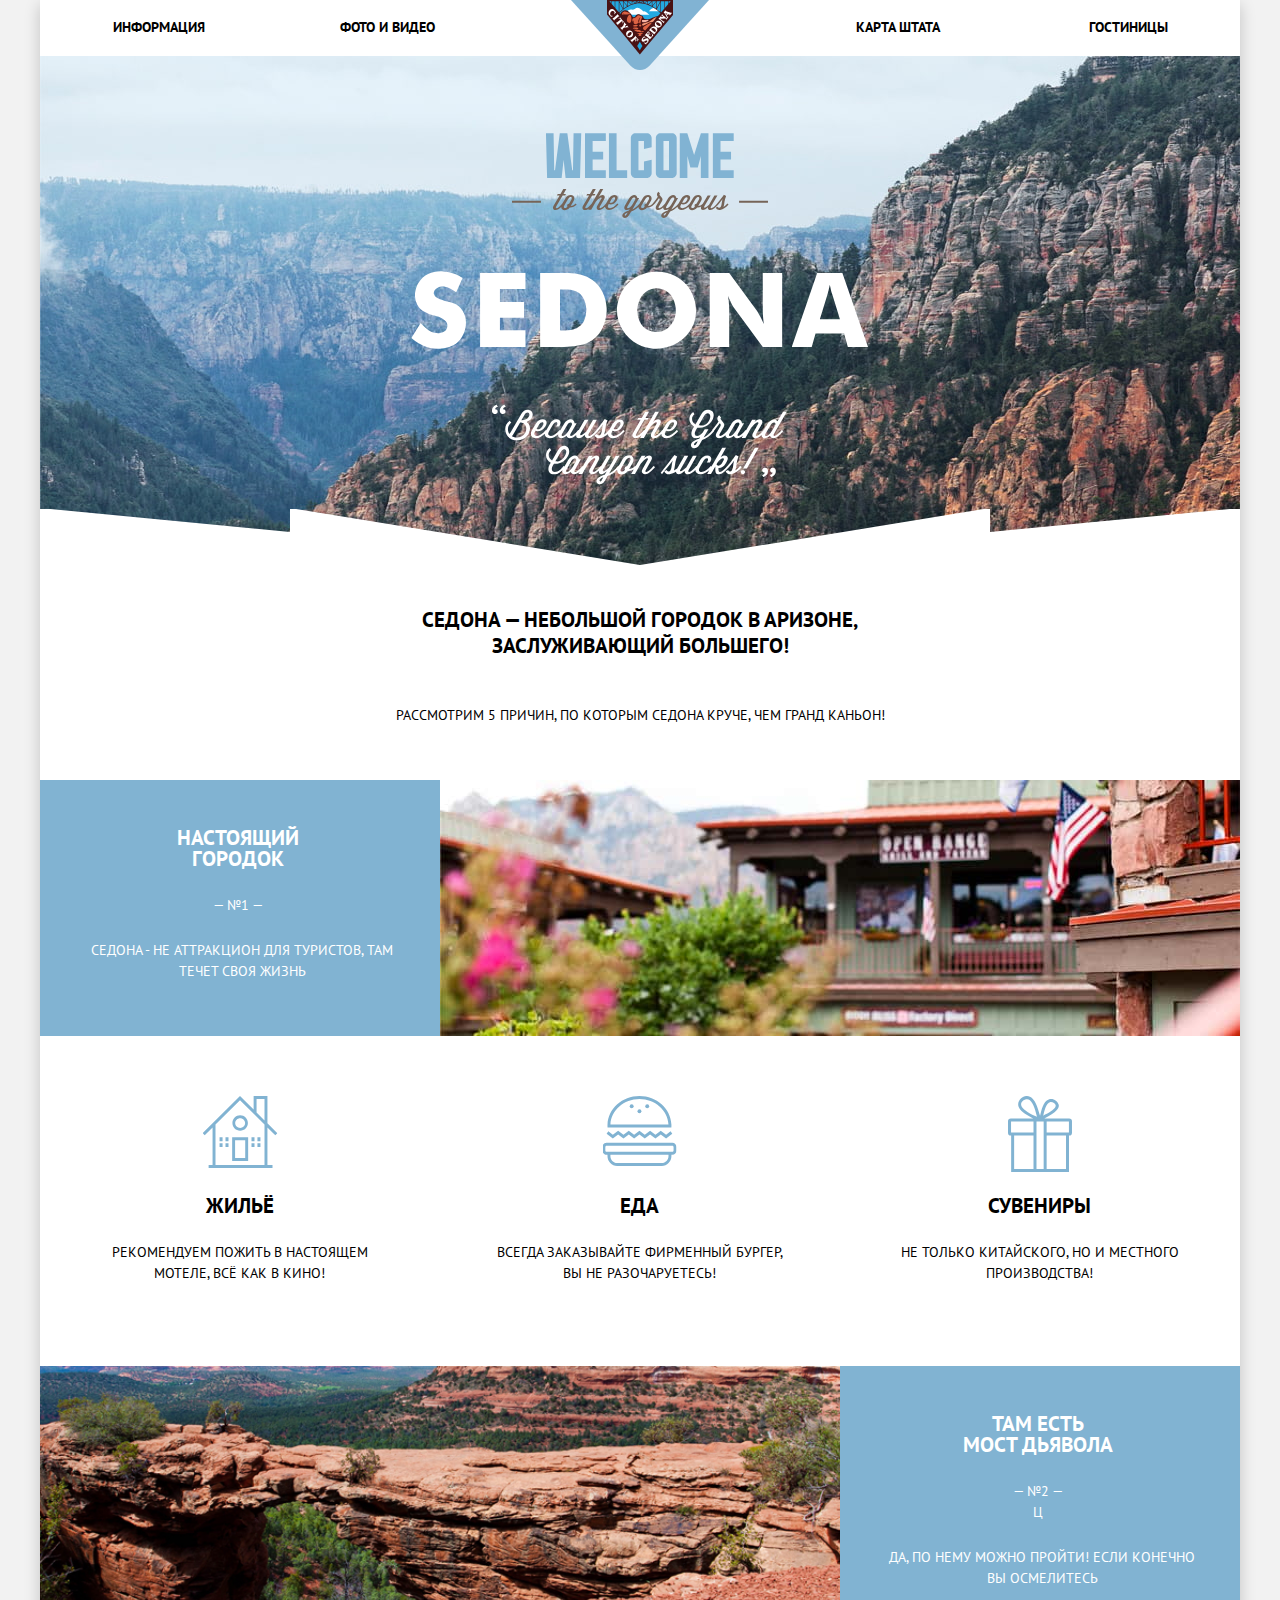
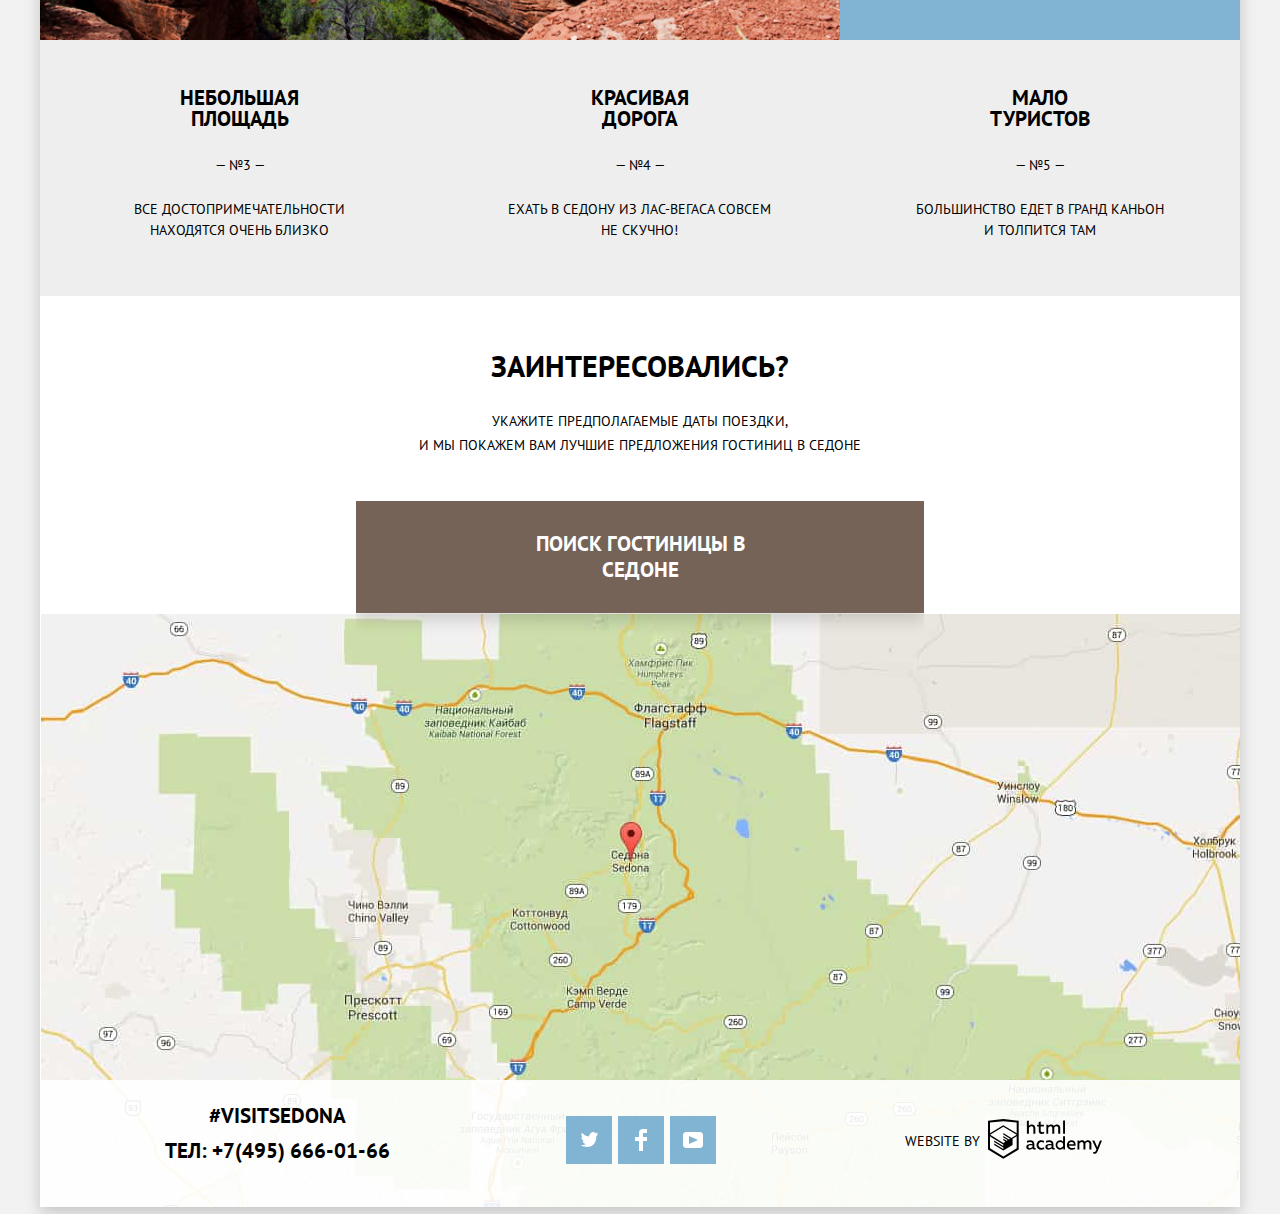
<file: index.html>
<!DOCTYPE html>
<html lang="ru">

<head>
  <meta charset="utf-8" />
  <title>HTML Academy: Седона</title>
  <link href="https://fonts.googleapis.com/css2?family=PT+Sans:wght@400;700&display=swap" rel="stylesheet" />
  <link rel="stylesheet" href="css/normalize.css" />
  <link rel="stylesheet" href="css/style.min.css" />
</head>

<body>
  <div class="container">
    <header class="header">
      <a class="header__logo">
        <img src="img/logo-sedona.svg" width="138" height="70" alt="Логотип «Седона»" />
      </a>
      <nav class="header__nav nav">
        <ul class="nav__list">
          <li class="nav__item">
            <a href="blank.html" class="nav__link">Информация</a>
          </li>
          <li class="nav__item">
            <a href="blank.html" class="nav__link">фото и видео</a>
          </li>
          <li class="nav__item">
            <a href="blank.html" class="nav__link">Карта штата</a>
          </li>
          <li class="nav__item">
            <a href="catalog.html" class="nav__link">Гостиницы</a>
          </li>
        </ul>
      </nav>
    </header>

    <main>
      <h1 class="visually-hidden">Сайт городка Седона</h1>
      <section class="header-intro">
        <h2 class="visually-hidden">Приветствие</h2>
        <img src="img/intro-welcome.svg" width="458" height="350" alt="Приветствие Седоны!" />
      </section>

      <section class="advantage">
        <h2 class="visually-hidden">Добро пожаловать в Седону!</h2>
        <p class="advantage__slogan">
          Седона — небольшой городок в Аризоне, заслуживающий большего!
        </p>
        <p class="advantage__desc">
          Рассмотрим 5 причин, по которым Седона круче, чем гранд каньон!
        </p>

        <div class="advantage-header">
          <div class="advantage-header__box">
            <h3 class="advantage-header__title">Настоящий городок</h3>
            <span class="advantage-header__number">&mdash; №1 &mdash;</span>
            <p class="advantage-header__text">
              Седона - не аттракцион для туристов, там течет своя жизнь
            </p>
          </div>
          <img class="advantage-header__image" src="img/advantage-sedona.jpg" width="800" height="256"
            alt="Городок Седона" />
        </div>

        <ul class="advantage__list">
          <li class="advantage__item advantage__item--house">
            <h3 class="advantage__title advantage__title--main">Жильё</h3>
            <p class="advantage__text">
              Рекомендуем пожить в настоящем мотеле, всё как в кино!
            </p>
          </li>

          <li class="advantage__item advantage__item--burger">
            <h3 class="advantage__title advantage__title--main">Еда</h3>
            <p class="advantage__text">
              Всегда заказывайте фирменный бургер, вы не разочаруетесь!
            </p>
          </li>

          <li class="advantage__item advantage__item--box">
            <h3 class="advantage__title advantage__title--main">Сувениры</h3>
            <p class="advantage__text">
              Не только китайского, но и местного производства!
            </p>
          </li>
        </ul>

        <div class="advantage-header">
          <img class="advantage-header__image" src="img/advantage-diavel.jpg" width="800" height="256"
            alt="Мост дьявола" />
          <div class="advantage-header__box">
            <h3 class="advantage-header__title">
              Там есть мост&nbsp;дьявола
            </h3>
            <span class="advantage-header__number">&mdash; №2 &mdash;</span>ц
            <p class="advantage-header__text">
              Да, по нему можно пройти! Если конечно вы осмелитесь
            </p>
          </div>
        </div>

        <ul class="advantage__list advantage__list--gray">
          <li class="advantage__item advantage__item--list-gray">
            <h3 class="advantage__title">Небольшая площадь</h3>
            <span class="advantage__number">&mdash; №3 &mdash;</span>
            <p class="advantage__text">
              Все достопримечательности находятся очень близко
            </p>
          </li>

          <li class="advantage__item advantage__item--list-gray">
            <h3 class="advantage__title">Красивая дорога</h3>
            <span class="advantage__number">&mdash; №4 &mdash;</span>
            <p class="advantage__text">
              Ехать в Седону из Лас-Вегаса совсем не&nbsp;скучно!
            </p>
          </li>

          <li class="advantage__item advantage__item--list-gray">
            <h3 class="advantage__title">Мало туристов</h3>
            <span class="advantage__number">&mdash; №5 &mdash;</span>
            <p class="advantage__text">
              Большинство едет в Гранд Каньон и&nbsp;толпится там
            </p>
          </li>
        </ul>
      </section>

      <section class="search">
        <h2 class="search__title">Заинтересовались?</h2>
        <p class="search__text">
          Укажите предполагаемые даты поездки,<br />
          и мы покажем вам лучшие предложения гостиниц в седоне
        </p>

        <div class="search__form-container">
          <button class="search__button" type="button">
            Поиск гостиницы в седоне
          </button>
          <section class="search-form search-form--active">
            <h2 class="visually-hidden">Поиск гостиниц в седоне</h2>
            <form action="https://echo.htmlacademy.ru" method="post">
              <div class="search-form__box">
                <label class="search-form__date" for="appointment-date-of-arrival">Дата заезда:</label>
                <input id="appointment-date-of-arrival" type="text" name="date of arrival"
                  placeholder="24 апреля 2017" />
                <button type="button" aria-label="выбор даты заезда в календаре"></button>
              </div>

              <div class="search-form__box">
                <label class="search-form__date" for="appointment-date-of-departure">Дата выезда:</label>
                <input id="appointment-date-of-departure" type="text" name="date of departure"
                  placeholder="4 июля 2017" />
                <button type="button" aria-label="выбор даты выезда в календаре"></button>
              </div>

              <div class="search-form__container">
                <div class="search-form__adult">
                  <label for="adult">Взрослые:</label>
                  <div class="search-form__adult-box">
                    <button class="search-form__adult-box-btn" type="button" aria-label="Уменьшить количество взрослых">
                      <svg width="12" height="3" viewBox="0 0 12 3" xmlns="http://www.w3.org/2000/svg">
                        <rect width="12" height="3" />
                      </svg>
                    </button>
                    <input id="adult" type="text" name="adult" placeholder="2" />
                    <button class="search-form__adult-box-btn" type="button" aria-label="Увеличить количество взрослых">
                      <svg width="11" height="11" viewBox="0 0 11 11" xmlns="http://www.w3.org/2000/svg">
                        <path fill-rule="evenodd" clip-rule="evenodd"
                          d="M4.23086 6.76932V11H6.76932V6.76932H11V4.23086H6.76932V0H4.23085V4.23086H0V6.76932H4.23086Z" />
                      </svg>
                    </button>
                  </div>
                </div>

                <div class="search-form__children">
                  <label for="children">Дети:</label>
                  <div class="search-form__children-box">
                    <button class="search-form__children-box-btn" type="button" aria-label="Уменьшить количество детей">
                      <svg width="12" height="3" viewBox="0 0 12 3" xmlns="http://www.w3.org/2000/svg">
                        <rect width="12" height="3" />
                      </svg>
                    </button>
                    <input id="children" type="text" name="children" placeholder="0" />
                    <button class="search-form__children-box-btn" type="button" aria-label="Увеличить количество детей">
                      <svg width="11" height="11" viewBox="0 0 11 11" xmlns="http://www.w3.org/2000/svg">
                        <path fill-rule="evenodd" clip-rule="evenodd"
                          d="M4.23086 6.76932V11H6.76932V6.76932H11V4.23086H6.76932V0H4.23085V4.23086H0V6.76932H4.23086Z" />
                      </svg>
                    </button>
                  </div>
                </div>
              </div>
              <button class="search-form__btn" type="submit">Найти</button>
            </form>
          </section>
        </div>

        <div class="search__map">
          <iframe
            src="https://www.google.com/maps/embed?pb=!1m18!1m12!1m3!1d296139.75939481135!2d-111.87544684335516!3d34.908632724684146!2m3!1f0!2f0!3f0!3m2!1i1024!2i768!4f13.1!3m3!1m2!1s0x872da15809a0dee3%3A0x22ca556fbe412052!2sSedona%20%2F%20Red%20Rock%20Country!5e0!3m2!1sru!2sru!4v1591904165768!5m2!1sru!2sru"
            width="1200" height="594" style="border: 0" allowfullscreen="" aria-hidden="false" tabindex="0"></iframe>
        </div>
      </section>
    </main>

    <footer class="footer footer--main">
      <div class="footer__number number">
        <p class="number__text">#VISITSEDONA</p>
        <a class="number__link" href="tel:+74956660166" aria-label="Телефон компании">
          ТЕЛ: +7(495) 666-01-66
        </a>
      </div>

      <ul class="footer__social social">
        <li class="social__item">
          <a class="social__item-link" href="blank.html" aria-label="Мы в Твиттере!">
            <img src="img/link-twitter.svg" width="17" height="17" alt="twitter" />
          </a>
        </li>

        <li class="social__item">
          <a class="social__item-link" href="blank.html" aria-label="Мы в Фейсбук!">
            <img src="img/link-fb.svg" width="12" height="22" alt="fb-icon" />
          </a>
        </li>

        <li class="social__item">
          <a class="social__item-link" href="blank.html" aria-label="Мы в Ютуб!">
            <img src="img/link-youtube.svg" width="20" height="16" alt="youtube" />
          </a>
        </li>
      </ul>

      <p class="footer-copyright copyright">
        Website by
        <a class="copyright__link" href="https://htmlacademy.ru/intensive/htmlcss"
          aria-label="Переход на сайт компании HTML Academy">
          <svg width="114" height="40" viewBox="0 0 114 40" fill="none" xmlns="http://www.w3.org/2000/svg">
            <path fill-rule="evenodd" clip-rule="evenodd"
              d="M15.5197 0.057373H15.3509L0 1.71895V30.4945L15.3509 39.8382L30.7018 30.4945V1.71895L15.5197 0.057373ZM77.0183 1.62185H75.0876V14.7311H77.0183V1.62185ZM40.8619 1.63264V6.76843C41.6131 5.9864 42.6386 5.5436 43.7105 5.53843C44.6823 5.47908 45.6329 5.84495 46.3253 6.54479C47.0177 7.24462 47.3866 8.21244 47.3399 9.20685V14.7634H45.367V9.46579C45.4231 8.94897 45.2754 8.43059 44.9566 8.02553C44.6377 7.62047 44.174 7.36218 43.6683 7.3079H43.3518C42.3456 7.36979 41.4321 7.9295 40.9041 8.80764V14.7634H38.8995V1.63264H40.8619ZM77.0183 30.4837H75.2775V29.0595C74.4828 30.1353 73.23 30.7538 71.9119 30.7211C69.4751 30.5528 67.5825 28.4822 67.5825 25.9845C67.5825 23.4867 69.4751 21.4162 71.9119 21.2479C73.1195 21.2052 74.2818 21.7203 75.0771 22.6505V17.3205H77.0183V30.4837ZM47.0656 29.0595C47.263 29.0515 47.4583 29.0152 47.6459 28.9516V30.3866C47.2482 30.5404 46.826 30.6172 46.4009 30.6132C45.6482 30.6769 44.9394 30.2429 44.639 29.5342C43.7036 30.31 42.5302 30.7227 41.3261 30.6995C39.733 30.6995 38.256 29.804 38.256 27.9482C38.256 25.65 40.3661 24.9379 42.1702 24.9379C42.9402 24.9505 43.707 25.0408 44.4596 25.2076V24.884C44.4596 23.805 43.6578 22.9742 42.1491 22.9742C41.0585 22.9764 39.9804 23.2116 38.9839 23.6647V21.8305C40.0678 21.451 41.204 21.2506 42.3495 21.2371C44.8394 21.2371 46.3693 22.4455 46.3693 25.1753V28.4121C46.3546 28.5668 46.401 28.721 46.4981 28.8406C46.5951 28.9601 46.7349 29.035 46.8862 29.0487H47.0656V29.0595ZM40.2711 27.8403C40.298 28.229 40.4761 28.5905 40.7655 28.844C41.055 29.0974 41.4317 29.2217 41.8115 29.189H41.9275C42.8819 29.1906 43.7973 28.8022 44.4702 28.11V26.5779C43.842 26.4414 43.2026 26.3655 42.5605 26.3513C41.5055 26.3513 40.2817 26.7074 40.2817 27.8403H40.2711ZM56.0229 21.9384C55.1962 21.4632 54.2596 21.2246 53.3115 21.2479H52.9422C51.7332 21.2873 50.5891 21.8166 49.7619 22.7192C48.9347 23.6218 48.4923 24.8236 48.5321 26.06V26.5024C48.6957 29.0004 50.805 30.8921 53.2482 30.7318C54.2519 30.7555 55.2477 30.5452 56.1601 30.1168V28.2718C55.3769 28.7215 54.4945 28.9591 53.5963 28.9624C52.5199 29.0288 51.4963 28.4793 50.9385 27.5356C50.3806 26.5918 50.3806 25.4095 50.9385 24.4658C51.4963 23.522 52.5199 22.9725 53.5963 23.039C54.461 23.0357 55.3066 23.2989 56.0229 23.7942V21.9384ZM66.1514 29.0595C66.3488 29.0515 66.5441 29.0152 66.7317 28.9516V30.3866C66.334 30.5404 65.9118 30.6172 65.4867 30.6132C64.734 30.6769 64.0252 30.2429 63.7248 29.5342C62.7894 30.31 61.616 30.7227 60.4119 30.6995C58.8188 30.6995 57.3417 29.804 57.3417 27.9482C57.3417 25.65 59.4518 24.9379 61.256 24.9379C62.0259 24.9505 62.7928 25.0408 63.5454 25.2076V24.884C63.5454 23.805 62.7436 22.9742 61.2349 22.9742C60.1443 22.9764 59.0662 23.2116 58.0697 23.6647V21.8305C59.1536 21.451 60.2897 21.2506 61.4353 21.2371C63.9252 21.2371 65.455 22.4455 65.455 25.1753V28.4121C65.4404 28.5668 65.4868 28.721 65.5838 28.8406C65.6809 28.9601 65.8207 29.035 65.972 29.0487H66.1514V29.0595ZM59.855 28.8481C59.5632 28.5943 59.3837 28.2311 59.3569 27.8403H59.378C59.378 26.7074 60.5385 26.3513 61.6569 26.3513C62.299 26.3655 62.9383 26.4414 63.5665 26.5779V28.11C62.8937 28.8022 61.9782 29.1906 61.0239 29.189H60.9078C60.5263 29.2247 60.1469 29.1019 59.855 28.8481ZM69.3271 25.9305C69.3271 24.2859 70.6308 22.9526 72.239 22.9526L72.2601 23.0066C73.4742 23.0066 74.5742 23.7382 75.0665 24.8732V27.0311C74.5856 28.1871 73.4673 28.9296 72.239 28.9084C70.6308 28.9084 69.3271 27.5752 69.3271 25.9305ZM83.3486 21.2479C86.8408 21.2479 88.0541 24.1395 87.4844 26.7397H80.922C81.1436 28.3582 82.6839 29.0163 84.2876 29.0163C85.2509 29.0196 86.2027 28.8021 87.0729 28.3797V30.1061C86.0736 30.5421 84.9939 30.7519 83.9078 30.7211C81.2385 30.7211 78.8963 29.189 78.8963 25.9521C78.8362 24.7502 79.2482 23.5736 80.0408 22.6841C80.8334 21.7945 81.9408 21.2658 83.1165 21.2155H83.3486V21.2479ZM80.8693 25.1753C80.9704 23.8237 82.1216 22.8104 83.4436 22.9095H83.4858C84.1064 22.8531 84.7196 23.08 85.1612 23.5295C85.6028 23.979 85.8275 24.6051 85.7752 25.24H80.8693V25.1753ZM89.489 30.4621V21.4961H91.2298V22.575C91.9777 21.7197 93.041 21.2229 94.1628 21.2047C95.2951 21.1328 96.3712 21.7163 96.9482 22.7153C97.7407 21.8335 98.8477 21.3161 100.018 21.2803C100.952 21.2327 101.859 21.6011 102.507 22.2901C103.154 22.9792 103.478 23.9213 103.394 24.8732V30.4837H101.39V24.9271C101.437 24.4734 101.306 24.0191 101.024 23.6647C100.743 23.3104 100.336 23.0852 99.8917 23.039H99.6174C98.7512 23.0941 97.9525 23.536 97.4335 24.2474V30.4837H95.4289V24.9271C95.4728 24.47 95.3357 24.0139 95.0481 23.6611C94.7606 23.3082 94.3467 23.088 93.8991 23.0497H93.6881C92.7466 23.1344 91.8915 23.6449 91.3564 24.4416V30.5161H89.5312L89.489 30.4621ZM113.977 21.4745H111.972L109.324 28.2718L106.306 21.4853H104.196L108.417 30.5484L108.237 31.0016C107.72 32.3611 107.003 33.0516 106.053 33.0516C105.75 33.0548 105.447 33.0112 105.156 32.9221V34.6161C105.536 34.7125 105.926 34.7632 106.317 34.7671C107.646 34.7671 108.902 34.0226 109.851 31.6813L113.977 21.4745ZM52.689 5.78658V2.54974L50.7266 3.01369V5.73264H49.144V7.49132H50.7899V11.9905C50.7231 12.817 51.0244 13.6301 51.61 14.2038C52.1955 14.7775 53.0028 15.0505 53.8073 14.9468C54.5996 14.9535 55.3875 14.8259 56.139 14.5692V12.8429C55.5727 13.0781 54.9672 13.199 54.356 13.199C53.2165 13.199 52.689 12.8105 52.689 11.6237V7.5129H55.8541V5.78658H52.689ZM58.3862 14.7526V5.75421H60.1376V6.83316C60.8811 5.97655 61.9403 5.476 63.0601 5.45211C64.1624 5.38099 65.2146 5.93142 65.8032 6.88711C66.5958 6.00534 67.7028 5.48794 68.8734 5.45211C69.8138 5.41462 70.7233 5.79859 71.364 6.50353C72.0046 7.20846 72.3126 8.16418 72.2073 9.12053V14.7418H70.2028V9.18527C70.2499 8.73151 70.1184 8.27721 69.8373 7.92287C69.5561 7.56853 69.1485 7.34334 68.7046 7.29711H68.4619C67.5957 7.35228 66.797 7.7942 66.278 8.50553V14.7418H64.2734V9.18527C64.3206 8.73151 64.1891 8.27721 63.9079 7.92287C63.6268 7.56853 63.2191 7.34334 62.7752 7.29711H62.5326C61.5911 7.38181 60.736 7.89229 60.2009 8.68895V14.7634H58.3862V14.7526ZM28.6972 29.3033L28.7078 29.2968L28.6972 29.3184V29.3033ZM28.6972 17.3205V29.3033L15.3509 37.4321L2.00459 29.3184V17.5147L15.2876 25.6068V27.0311L6.18257 21.5284V22.9418L15.3404 28.5632V30.0629L6.19312 24.4955V25.9521L15.3509 31.5734L24.5826 25.9197V19.8129L28.6972 17.3205ZM28.7078 15.7776L25.0362 17.9355L23.3482 19.0145L15.3087 14.0837V15.4971L22.156 19.7266L22.0083 19.8237L20.9532 20.4063L15.2876 16.9537V18.3995L19.761 21.1184L18.706 21.8413L15.3298 19.7913V21.2047L17.5454 22.5426L15.2982 23.9021L2.11009 15.864L15.3087 7.72869L28.7078 15.7776ZM15.2876 6.27211L28.7078 14.3534V3.56395L15.3615 2.12895L2.01514 3.56395V14.3534L15.2876 6.27211Z" />
          </svg>
        </a>
      </p>
    </footer>
  </div>

  <script src="js/modal.min.js"></script>
</body>

</html>
</file>
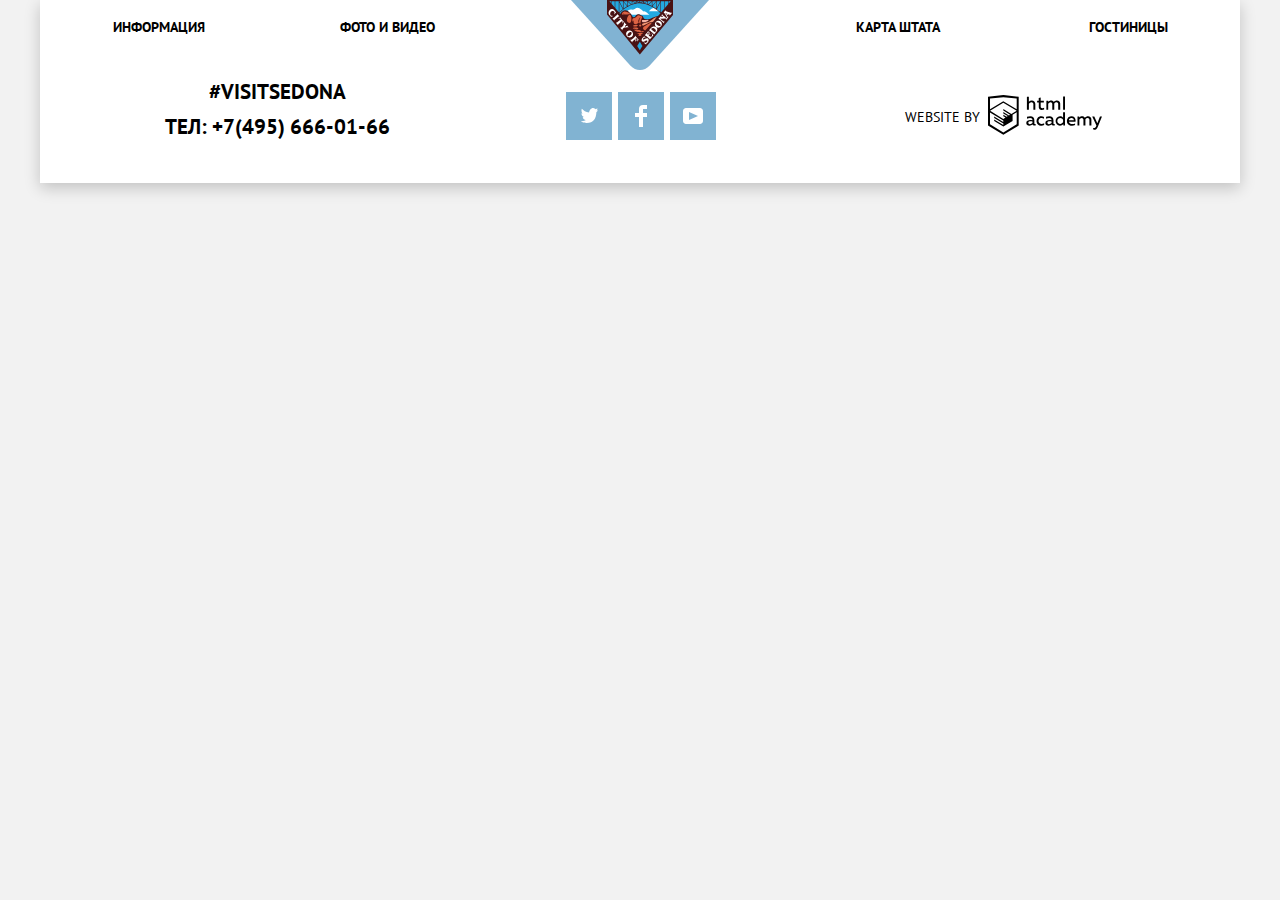
<file: blank.html>
<!DOCTYPE html>
<html lang="ru">

<head>
  <meta charset="utf-8" />
  <title>HTML Academy: Седона</title>
  <link href="https://fonts.googleapis.com/css2?family=PT+Sans:wght@400;700&display=swap" rel="stylesheet" />
  <link rel="stylesheet" href="css/normalize.css" />
  <link rel="stylesheet" href="css/style.min.css" />
</head>

<body>
  <div class="container">
    <header class="header">
      <a href="index.html" class="header__logo" aria-label="Переход на главную страницу">
        <img src="img/logo-sedona.svg" width="138" height="70" alt="Логотип «Седона»" />
      </a>
      <nav class="header__nav nav">
        <ul class="nav__list">
          <li class="nav__item">
            <a href="blank.html" class="nav__link">Информация</a>
          </li>
          <li class="nav__item">
            <a href="blank.html" class="nav__link">фото и видео</a>
          </li>
          <li class="nav__item">
            <a href="blank.html" class="nav__link">Карта штата</a>
          </li>
          <li class="nav__item">
            <a href="catalog.html" class="nav__link">Гостиницы</a>
          </li>
        </ul>
      </nav>
    </header>

    <main></main>

    <footer class="footer">
      <div class="footer__number number">
        <p class="number__text">#VISITSEDONA</p>
        <a class="number__link" href="tel:+74956660166" aria-label="Телефон компании">
          ТЕЛ: +7(495) 666-01-66
        </a>
      </div>

      <ul class="footer__social social">
        <li class="social__item">
          <a class="social__item-link" href="blank.html" aria-label="Мы в Твиттере!">
            <img src="img/link-twitter.svg" width="17" height="17" alt="twitter" />
          </a>
        </li>

        <li class="social__item">
          <a class="social__item-link" href="blank.html" aria-label="Мы в Фейсбук!">
            <img src="img/link-fb.svg" width="12" height="22" alt="fb-icon" />
          </a>
        </li>

        <li class="social__item">
          <a class="social__item-link" href="blank.html" aria-label="Мы в Ютуб!">
            <img src="img/link-youtube.svg" width="20" height="16" alt="youtube" />
          </a>
        </li>
      </ul>

      <p class="footer-copyright copyright">
        Website by
        <a class="copyright__link" href="https://htmlacademy.ru/intensive/htmlcss"
          aria-label="Переход на сайт компании HTML Academy">
          <svg width="114" height="40" viewBox="0 0 114 40" fill="none" xmlns="http://www.w3.org/2000/svg">
            <path fill-rule="evenodd" clip-rule="evenodd"
              d="M15.5197 0.057373H15.3509L0 1.71895V30.4945L15.3509 39.8382L30.7018 30.4945V1.71895L15.5197 0.057373ZM77.0183 1.62185H75.0876V14.7311H77.0183V1.62185ZM40.8619 1.63264V6.76843C41.6131 5.9864 42.6386 5.5436 43.7105 5.53843C44.6823 5.47908 45.6329 5.84495 46.3253 6.54479C47.0177 7.24462 47.3866 8.21244 47.3399 9.20685V14.7634H45.367V9.46579C45.4231 8.94897 45.2754 8.43059 44.9566 8.02553C44.6377 7.62047 44.174 7.36218 43.6683 7.3079H43.3518C42.3456 7.36979 41.4321 7.9295 40.9041 8.80764V14.7634H38.8995V1.63264H40.8619ZM77.0183 30.4837H75.2775V29.0595C74.4828 30.1353 73.23 30.7538 71.9119 30.7211C69.4751 30.5528 67.5825 28.4822 67.5825 25.9845C67.5825 23.4867 69.4751 21.4162 71.9119 21.2479C73.1195 21.2052 74.2818 21.7203 75.0771 22.6505V17.3205H77.0183V30.4837ZM47.0656 29.0595C47.263 29.0515 47.4583 29.0152 47.6459 28.9516V30.3866C47.2482 30.5404 46.826 30.6172 46.4009 30.6132C45.6482 30.6769 44.9394 30.2429 44.639 29.5342C43.7036 30.31 42.5302 30.7227 41.3261 30.6995C39.733 30.6995 38.256 29.804 38.256 27.9482C38.256 25.65 40.3661 24.9379 42.1702 24.9379C42.9402 24.9505 43.707 25.0408 44.4596 25.2076V24.884C44.4596 23.805 43.6578 22.9742 42.1491 22.9742C41.0585 22.9764 39.9804 23.2116 38.9839 23.6647V21.8305C40.0678 21.451 41.204 21.2506 42.3495 21.2371C44.8394 21.2371 46.3693 22.4455 46.3693 25.1753V28.4121C46.3546 28.5668 46.401 28.721 46.4981 28.8406C46.5951 28.9601 46.7349 29.035 46.8862 29.0487H47.0656V29.0595ZM40.2711 27.8403C40.298 28.229 40.4761 28.5905 40.7655 28.844C41.055 29.0974 41.4317 29.2217 41.8115 29.189H41.9275C42.8819 29.1906 43.7973 28.8022 44.4702 28.11V26.5779C43.842 26.4414 43.2026 26.3655 42.5605 26.3513C41.5055 26.3513 40.2817 26.7074 40.2817 27.8403H40.2711ZM56.0229 21.9384C55.1962 21.4632 54.2596 21.2246 53.3115 21.2479H52.9422C51.7332 21.2873 50.5891 21.8166 49.7619 22.7192C48.9347 23.6218 48.4923 24.8236 48.5321 26.06V26.5024C48.6957 29.0004 50.805 30.8921 53.2482 30.7318C54.2519 30.7555 55.2477 30.5452 56.1601 30.1168V28.2718C55.3769 28.7215 54.4945 28.9591 53.5963 28.9624C52.5199 29.0288 51.4963 28.4793 50.9385 27.5356C50.3806 26.5918 50.3806 25.4095 50.9385 24.4658C51.4963 23.522 52.5199 22.9725 53.5963 23.039C54.461 23.0357 55.3066 23.2989 56.0229 23.7942V21.9384ZM66.1514 29.0595C66.3488 29.0515 66.5441 29.0152 66.7317 28.9516V30.3866C66.334 30.5404 65.9118 30.6172 65.4867 30.6132C64.734 30.6769 64.0252 30.2429 63.7248 29.5342C62.7894 30.31 61.616 30.7227 60.4119 30.6995C58.8188 30.6995 57.3417 29.804 57.3417 27.9482C57.3417 25.65 59.4518 24.9379 61.256 24.9379C62.0259 24.9505 62.7928 25.0408 63.5454 25.2076V24.884C63.5454 23.805 62.7436 22.9742 61.2349 22.9742C60.1443 22.9764 59.0662 23.2116 58.0697 23.6647V21.8305C59.1536 21.451 60.2897 21.2506 61.4353 21.2371C63.9252 21.2371 65.455 22.4455 65.455 25.1753V28.4121C65.4404 28.5668 65.4868 28.721 65.5838 28.8406C65.6809 28.9601 65.8207 29.035 65.972 29.0487H66.1514V29.0595ZM59.855 28.8481C59.5632 28.5943 59.3837 28.2311 59.3569 27.8403H59.378C59.378 26.7074 60.5385 26.3513 61.6569 26.3513C62.299 26.3655 62.9383 26.4414 63.5665 26.5779V28.11C62.8937 28.8022 61.9782 29.1906 61.0239 29.189H60.9078C60.5263 29.2247 60.1469 29.1019 59.855 28.8481ZM69.3271 25.9305C69.3271 24.2859 70.6308 22.9526 72.239 22.9526L72.2601 23.0066C73.4742 23.0066 74.5742 23.7382 75.0665 24.8732V27.0311C74.5856 28.1871 73.4673 28.9296 72.239 28.9084C70.6308 28.9084 69.3271 27.5752 69.3271 25.9305ZM83.3486 21.2479C86.8408 21.2479 88.0541 24.1395 87.4844 26.7397H80.922C81.1436 28.3582 82.6839 29.0163 84.2876 29.0163C85.2509 29.0196 86.2027 28.8021 87.0729 28.3797V30.1061C86.0736 30.5421 84.9939 30.7519 83.9078 30.7211C81.2385 30.7211 78.8963 29.189 78.8963 25.9521C78.8362 24.7502 79.2482 23.5736 80.0408 22.6841C80.8334 21.7945 81.9408 21.2658 83.1165 21.2155H83.3486V21.2479ZM80.8693 25.1753C80.9704 23.8237 82.1216 22.8104 83.4436 22.9095H83.4858C84.1064 22.8531 84.7196 23.08 85.1612 23.5295C85.6028 23.979 85.8275 24.6051 85.7752 25.24H80.8693V25.1753ZM89.489 30.4621V21.4961H91.2298V22.575C91.9777 21.7197 93.041 21.2229 94.1628 21.2047C95.2951 21.1328 96.3712 21.7163 96.9482 22.7153C97.7407 21.8335 98.8477 21.3161 100.018 21.2803C100.952 21.2327 101.859 21.6011 102.507 22.2901C103.154 22.9792 103.478 23.9213 103.394 24.8732V30.4837H101.39V24.9271C101.437 24.4734 101.306 24.0191 101.024 23.6647C100.743 23.3104 100.336 23.0852 99.8917 23.039H99.6174C98.7512 23.0941 97.9525 23.536 97.4335 24.2474V30.4837H95.4289V24.9271C95.4728 24.47 95.3357 24.0139 95.0481 23.6611C94.7606 23.3082 94.3467 23.088 93.8991 23.0497H93.6881C92.7466 23.1344 91.8915 23.6449 91.3564 24.4416V30.5161H89.5312L89.489 30.4621ZM113.977 21.4745H111.972L109.324 28.2718L106.306 21.4853H104.196L108.417 30.5484L108.237 31.0016C107.72 32.3611 107.003 33.0516 106.053 33.0516C105.75 33.0548 105.447 33.0112 105.156 32.9221V34.6161C105.536 34.7125 105.926 34.7632 106.317 34.7671C107.646 34.7671 108.902 34.0226 109.851 31.6813L113.977 21.4745ZM52.689 5.78658V2.54974L50.7266 3.01369V5.73264H49.144V7.49132H50.7899V11.9905C50.7231 12.817 51.0244 13.6301 51.61 14.2038C52.1955 14.7775 53.0028 15.0505 53.8073 14.9468C54.5996 14.9535 55.3875 14.8259 56.139 14.5692V12.8429C55.5727 13.0781 54.9672 13.199 54.356 13.199C53.2165 13.199 52.689 12.8105 52.689 11.6237V7.5129H55.8541V5.78658H52.689ZM58.3862 14.7526V5.75421H60.1376V6.83316C60.8811 5.97655 61.9403 5.476 63.0601 5.45211C64.1624 5.38099 65.2146 5.93142 65.8032 6.88711C66.5958 6.00534 67.7028 5.48794 68.8734 5.45211C69.8138 5.41462 70.7233 5.79859 71.364 6.50353C72.0046 7.20846 72.3126 8.16418 72.2073 9.12053V14.7418H70.2028V9.18527C70.2499 8.73151 70.1184 8.27721 69.8373 7.92287C69.5561 7.56853 69.1485 7.34334 68.7046 7.29711H68.4619C67.5957 7.35228 66.797 7.7942 66.278 8.50553V14.7418H64.2734V9.18527C64.3206 8.73151 64.1891 8.27721 63.9079 7.92287C63.6268 7.56853 63.2191 7.34334 62.7752 7.29711H62.5326C61.5911 7.38181 60.736 7.89229 60.2009 8.68895V14.7634H58.3862V14.7526ZM28.6972 29.3033L28.7078 29.2968L28.6972 29.3184V29.3033ZM28.6972 17.3205V29.3033L15.3509 37.4321L2.00459 29.3184V17.5147L15.2876 25.6068V27.0311L6.18257 21.5284V22.9418L15.3404 28.5632V30.0629L6.19312 24.4955V25.9521L15.3509 31.5734L24.5826 25.9197V19.8129L28.6972 17.3205ZM28.7078 15.7776L25.0362 17.9355L23.3482 19.0145L15.3087 14.0837V15.4971L22.156 19.7266L22.0083 19.8237L20.9532 20.4063L15.2876 16.9537V18.3995L19.761 21.1184L18.706 21.8413L15.3298 19.7913V21.2047L17.5454 22.5426L15.2982 23.9021L2.11009 15.864L15.3087 7.72869L28.7078 15.7776ZM15.2876 6.27211L28.7078 14.3534V3.56395L15.3615 2.12895L2.01514 3.56395V14.3534L15.2876 6.27211Z" />
          </svg>
        </a>
      </p>
    </footer>
  </div>
</body>

</html>
</file>
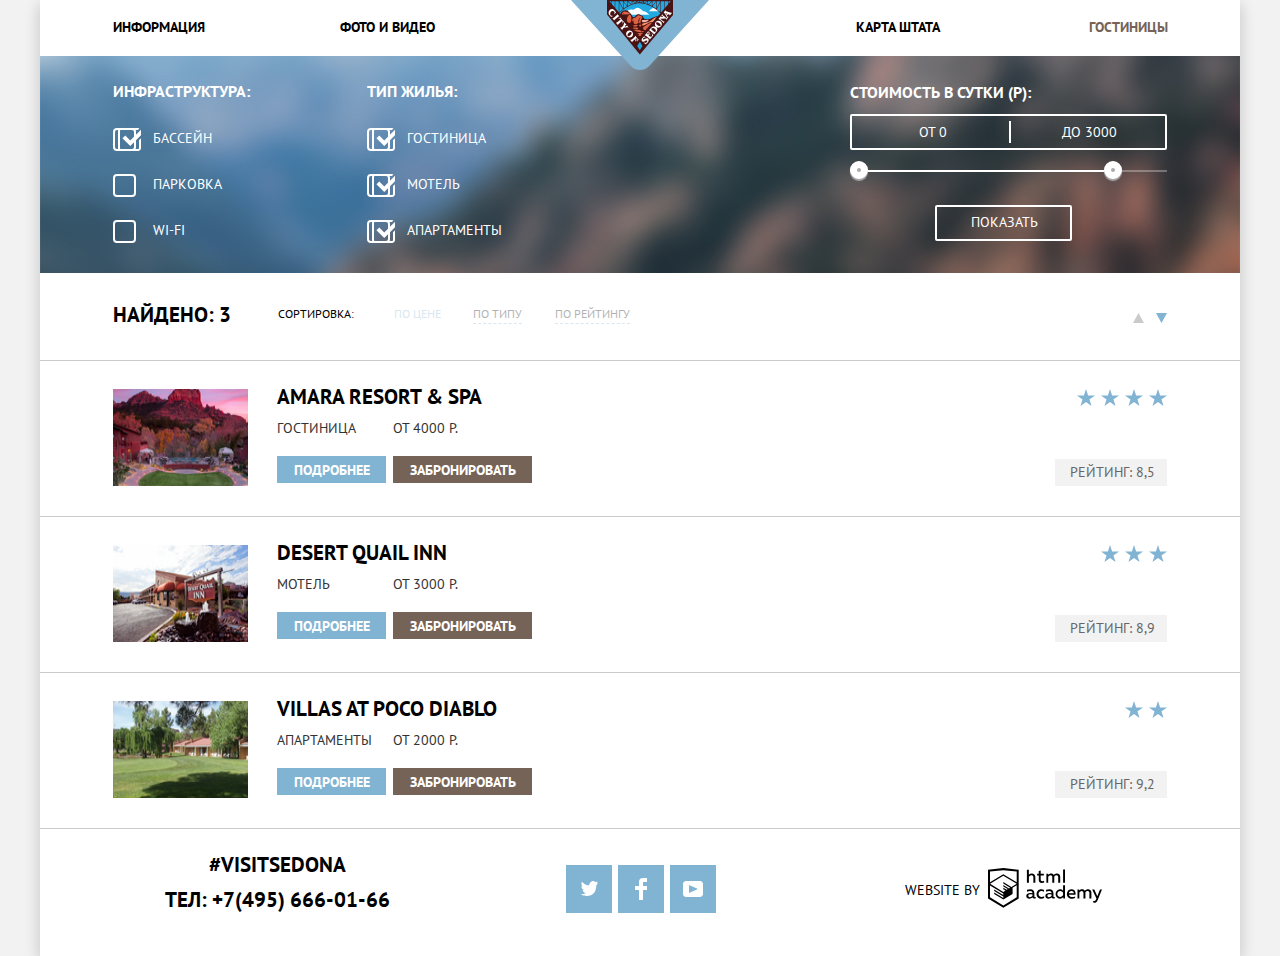
<file: catalog.html>
<!DOCTYPE html>
<html lang="ru">

<head>
  <meta charset="utf-8" />
  <title>HTML Academy: Седона</title>
  <link href="https://fonts.googleapis.com/css2?family=PT+Sans:wght@400;700&display=swap" rel="stylesheet" />
  <link rel="stylesheet" href="css/normalize.css" />
  <link rel="stylesheet" href="css/style.min.css" />
</head>

<body>
  <div class="container">
    <header class="header">
      <a class="header__logo" href="index.html" aria-label="Переход на главную страницу">
        <img src="img/logo-sedona.svg" width="138" height="70" alt="Логотип «Седона»" />
      </a>
      <nav class="header__nav nav">
        <ul class="nav__list">
          <li class="nav__item">
            <a href="blank.html" class="nav__link">Информация</a>
          </li>
          <li class="nav__item">
            <a href="blank.html" class="nav__link">фото и видео</a>
          </li>
          <li class="nav__item">
            <a href="blank.html" class="nav__link">Карта штата</a>
          </li>
          <li class="nav__item">
            <a href="catalog.html" class="nav__link nav__link--active">Гостиницы</a>
          </li>
        </ul>
      </nav>
    </header>

    <main>
      <h1 class="visually-hidden">Выбор отелей</h1>

      <section class="filter">
        <h2 class="visually-hidden">Фильтр товаров</h2>
        <form class="filter-form-method" action="https://echo.htmlacademy.ru" method="get">
          <div class="filter__form form form--infrastructure">
            <h3 class="form__title">Инфраструктура:</h3>

            <ul class="form__list">
              <li class="form__list-item">
                <input class="visually-hidden form__list-item-input" type="checkbox" name="pool" value="pool"
                  id="filter-pool" checked />
                <label class="form__list-item-text" for="filter-pool">Бассейн</label>
              </li>

              <li class="form__list-item">
                <input class="visually-hidden form__list-item-input" type="checkbox" name="parking" value="parking"
                  id="filter-parking" />
                <label class="form__list-item-text" for="filter-parking">Парковка</label>
              </li>

              <li class="form__list-item">
                <input class="visually-hidden form__list-item-input" type="checkbox" name="wifi" value="wifi"
                  id="filter-wifi" />
                <label class="form__list-item-text" for="filter-wifi">wi-fi</label>
              </li>
            </ul>
          </div>

          <div class="filter__form form form--housing">
            <h3 class="form__title">Тип жилья:</h3>

            <ul class="form__list">
              <li class="form__list-item">
                <input class="visually-hidden form__list-item-input" type="checkbox" name="hotel" value="hotel"
                  id="filter-hotel" checked />
                <label class="form__list-item-text" for="filter-hotel">Гостиница</label>
              </li>

              <li class="form__list-item">
                <input class="visually-hidden form__list-item-input" type="checkbox" name="motel" value="motel"
                  id="filter-motel" checked />
                <label class="form__list-item-text" for="filter-motel">Мотель</label>
              </li>

              <li class="form__list-item">
                <input class="visually-hidden form__list-item-input" type="checkbox" name="apartaments"
                  value="apartaments" id="filter-apartaments" checked />
                <label class="form__list-item-text" for="filter-apartaments">Апартаменты</label>
              </li>
            </ul>
          </div>

          <div class="filter__price price">
            <h3 class="price__title">Стоимость в сутки (Р):</h3>

            <div class="price__box">
              <label>
                <span class="visually-hidden">Цена от</span>
                <input class="price__text" type="text" name="cost from" placeholder="От 0" />
              </label>

              <label>
                <span class="visually-hidden">Цена до</span>
                <input class="price__text" type="text" name="cost up" placeholder="До 3000" />
              </label>
            </div>

            <div class="price__range">
              <div class="price__range-scale">
                <div class="price__range-scale-bar"></div>
              </div>
              <div class="price__range-toggle price__range-toggle--min" tabindex="0"></div>
              <div class="price__range-toggle price__range-toggle--max" tabindex="0"></div>

              <button class="price__button" type="submit">Показать</button>
            </div>
          </div>
        </form>
      </section>

      <section class="hotel">
        <h2 class="visually-hidden">Список отелей</h2>

        <div class="hotel__sort">
          <span class="hotel__sort-result">Найдено: 3</span>
          <h3 class="hotel__sort-title">Сортировка:</h3>

          <ul class="hotel__sort-list">
            <li>
              <a class="hotel__sort-list-link hotel__sort-list-link--active" href="catalog.html">По цене</a>
            </li>
            <li>
              <a class="hotel__sort-list-link" href="catalog.html">По типу</a>
            </li>
            <li>
              <a class="hotel__sort-list-link" href="catalog.html">По рейтингу</a>
            </li>
          </ul>

          <ul class="hotel__sort-pick">
            <li>
              <a class="hotel__sort-pick-link hotel__sort-pick-link--up" href="catalog.html">
                <svg width="11" height="10" viewBox="0 0 11 10" fill="none" xmlns="http://www.w3.org/2000/svg">
                  <path d="M5.5 0L0 10H11L5.5 0Z" />
                </svg>
              </a>
            </li>
            <li>
              <a class="hotel__sort-pick-link hotel__sort-pick-link--down hotel__sort-pick-link--active"
                href="catalog.html">
                <svg width="11" height="10" viewBox="0 0 11 10" fill="none" xmlns="http://www.w3.org/2000/svg">
                  <path d="M5.5 0L0 10H11L5.5 0Z" />
                </svg>
              </a>
            </li>
          </ul>
        </div>

        <ul class="hotel__list">
          <li class="hotel__list-item">
            <img src="img/item-amara.jpg" width="135" height="90" alt="Amara Resort &amp; SPA" />
            <div class="hotel__list-item-info">
              <div class="hotel__list-box">
                <a class="hotel__list-title" href="blank.html">Amara Resort &amp; SPA</a>
                <div class="hotel__list-text">
                  <span>Гостиница</span>
                  <span> от 4000 р.</span>
                </div>
              </div>

              <div class="hotel__list-btn">
                <button class="hotel__list-btn-blue" type="button">
                  Подробнее
                </button>
                <button class="hotel__list-btn-brown" type="button">
                  Забронировать
                </button>
              </div>
            </div>

            <div class="hotel-rating">
              <ul class="hotel-rating__list">
                <li class="hotel-rating__list-item"></li>
                <li class="hotel-rating__list-item"></li>
                <li class="hotel-rating__list-item"></li>
                <li class="hotel-rating__list-item"></li>
              </ul>
              <span class="hotel-rating__result">Рейтинг: 8,5</span>
            </div>
          </li>

          <li class="hotel__list-item">
            <img src="img/item-desert.jpg" width="135" height="90" alt="Desert Quail Inn" />
            <div class="hotel__list-item-info">
              <div class="hotel__list-box">
                <a class="hotel__list-title" href="blank.html">Desert Quail Inn</a>
                <div class="hotel__list-text">
                  <span>Мотель</span>
                  <span>от 3000 р.</span>
                </div>
              </div>

              <div class="hotel__list-btn">
                <button class="hotel__list-btn-blue" type="button">
                  Подробнее
                </button>
                <button class="hotel__list-btn-brown" type="button">
                  Забронировать
                </button>
              </div>
            </div>

            <div class="hotel-rating">
              <ul class="hotel-rating__list">
                <li class="hotel-rating__list-item"></li>
                <li class="hotel-rating__list-item"></li>
                <li class="hotel-rating__list-item"></li>
              </ul>
              <span class="hotel-rating__result">Рейтинг: 8,9</span>
            </div>
          </li>

          <li class="hotel__list-item">
            <img src="img/item-villas.jpg" width="135" height="90" alt="Villas at poco diablo" />
            <div class="hotel__list-item-info">
              <div class="hotel__list-box">
                <a class="hotel__list-title" href="blank.html">Villas at poco diablo</a>
                <div class="hotel__list-text">
                  <span>Апартаменты</span>
                  <span>от 2000 р.</span>
                </div>
              </div>

              <div class="hotel__list-btn">
                <button class="hotel__list-btn-blue" type="button">
                  Подробнее
                </button>
                <button class="hotel__list-btn-brown" type="button">
                  Забронировать
                </button>
              </div>
            </div>

            <div class="hotel-rating">
              <ul class="hotel-rating__list">
                <li class="hotel-rating__list-item"></li>
                <li class="hotel-rating__list-item"></li>
              </ul>
              <span class="hotel-rating__result">Рейтинг: 9,2</span>
            </div>
          </li>
        </ul>
      </section>
    </main>

    <footer class="footer">
      <div class="footer__number number">
        <p class="number__text">#VISITSEDONA</p>
        <a class="number__link" href="tel:+74956660166" aria-label="Телефон компании">
          ТЕЛ: +7(495) 666-01-66
        </a>
      </div>

      <ul class="footer__social social">
        <li class="social__item">
          <a class="social__item-link" href="blank.html" aria-label="Мы в Твиттере!">
            <img src="img/link-twitter.svg" width="17" height="17" alt="twitter" />
          </a>
        </li>

        <li class="social__item">
          <a class="social__item-link" href="blank.html" aria-label="Мы в Фейсбук!">
            <img src="img/link-fb.svg" width="12" height="22" alt="fb-icon" />
          </a>
        </li>

        <li class="social__item">
          <a class="social__item-link" href="blank.html" aria-label="Мы в Ютуб!">
            <img src="img/link-youtube.svg" width="20" height="16" alt="youtube" />
          </a>
        </li>
      </ul>

      <p class="footer-copyright copyright">
        Website by
        <a class="copyright__link" href="https://htmlacademy.ru/intensive/htmlcss"
          aria-label="Переход на сайт компании HTML Academy">
          <svg width="114" height="40" viewBox="0 0 114 40" fill="none" xmlns="http://www.w3.org/2000/svg">
            <path fill-rule="evenodd" clip-rule="evenodd"
              d="M15.5197 0.057373H15.3509L0 1.71895V30.4945L15.3509 39.8382L30.7018 30.4945V1.71895L15.5197 0.057373ZM77.0183 1.62185H75.0876V14.7311H77.0183V1.62185ZM40.8619 1.63264V6.76843C41.6131 5.9864 42.6386 5.5436 43.7105 5.53843C44.6823 5.47908 45.6329 5.84495 46.3253 6.54479C47.0177 7.24462 47.3866 8.21244 47.3399 9.20685V14.7634H45.367V9.46579C45.4231 8.94897 45.2754 8.43059 44.9566 8.02553C44.6377 7.62047 44.174 7.36218 43.6683 7.3079H43.3518C42.3456 7.36979 41.4321 7.9295 40.9041 8.80764V14.7634H38.8995V1.63264H40.8619ZM77.0183 30.4837H75.2775V29.0595C74.4828 30.1353 73.23 30.7538 71.9119 30.7211C69.4751 30.5528 67.5825 28.4822 67.5825 25.9845C67.5825 23.4867 69.4751 21.4162 71.9119 21.2479C73.1195 21.2052 74.2818 21.7203 75.0771 22.6505V17.3205H77.0183V30.4837ZM47.0656 29.0595C47.263 29.0515 47.4583 29.0152 47.6459 28.9516V30.3866C47.2482 30.5404 46.826 30.6172 46.4009 30.6132C45.6482 30.6769 44.9394 30.2429 44.639 29.5342C43.7036 30.31 42.5302 30.7227 41.3261 30.6995C39.733 30.6995 38.256 29.804 38.256 27.9482C38.256 25.65 40.3661 24.9379 42.1702 24.9379C42.9402 24.9505 43.707 25.0408 44.4596 25.2076V24.884C44.4596 23.805 43.6578 22.9742 42.1491 22.9742C41.0585 22.9764 39.9804 23.2116 38.9839 23.6647V21.8305C40.0678 21.451 41.204 21.2506 42.3495 21.2371C44.8394 21.2371 46.3693 22.4455 46.3693 25.1753V28.4121C46.3546 28.5668 46.401 28.721 46.4981 28.8406C46.5951 28.9601 46.7349 29.035 46.8862 29.0487H47.0656V29.0595ZM40.2711 27.8403C40.298 28.229 40.4761 28.5905 40.7655 28.844C41.055 29.0974 41.4317 29.2217 41.8115 29.189H41.9275C42.8819 29.1906 43.7973 28.8022 44.4702 28.11V26.5779C43.842 26.4414 43.2026 26.3655 42.5605 26.3513C41.5055 26.3513 40.2817 26.7074 40.2817 27.8403H40.2711ZM56.0229 21.9384C55.1962 21.4632 54.2596 21.2246 53.3115 21.2479H52.9422C51.7332 21.2873 50.5891 21.8166 49.7619 22.7192C48.9347 23.6218 48.4923 24.8236 48.5321 26.06V26.5024C48.6957 29.0004 50.805 30.8921 53.2482 30.7318C54.2519 30.7555 55.2477 30.5452 56.1601 30.1168V28.2718C55.3769 28.7215 54.4945 28.9591 53.5963 28.9624C52.5199 29.0288 51.4963 28.4793 50.9385 27.5356C50.3806 26.5918 50.3806 25.4095 50.9385 24.4658C51.4963 23.522 52.5199 22.9725 53.5963 23.039C54.461 23.0357 55.3066 23.2989 56.0229 23.7942V21.9384ZM66.1514 29.0595C66.3488 29.0515 66.5441 29.0152 66.7317 28.9516V30.3866C66.334 30.5404 65.9118 30.6172 65.4867 30.6132C64.734 30.6769 64.0252 30.2429 63.7248 29.5342C62.7894 30.31 61.616 30.7227 60.4119 30.6995C58.8188 30.6995 57.3417 29.804 57.3417 27.9482C57.3417 25.65 59.4518 24.9379 61.256 24.9379C62.0259 24.9505 62.7928 25.0408 63.5454 25.2076V24.884C63.5454 23.805 62.7436 22.9742 61.2349 22.9742C60.1443 22.9764 59.0662 23.2116 58.0697 23.6647V21.8305C59.1536 21.451 60.2897 21.2506 61.4353 21.2371C63.9252 21.2371 65.455 22.4455 65.455 25.1753V28.4121C65.4404 28.5668 65.4868 28.721 65.5838 28.8406C65.6809 28.9601 65.8207 29.035 65.972 29.0487H66.1514V29.0595ZM59.855 28.8481C59.5632 28.5943 59.3837 28.2311 59.3569 27.8403H59.378C59.378 26.7074 60.5385 26.3513 61.6569 26.3513C62.299 26.3655 62.9383 26.4414 63.5665 26.5779V28.11C62.8937 28.8022 61.9782 29.1906 61.0239 29.189H60.9078C60.5263 29.2247 60.1469 29.1019 59.855 28.8481ZM69.3271 25.9305C69.3271 24.2859 70.6308 22.9526 72.239 22.9526L72.2601 23.0066C73.4742 23.0066 74.5742 23.7382 75.0665 24.8732V27.0311C74.5856 28.1871 73.4673 28.9296 72.239 28.9084C70.6308 28.9084 69.3271 27.5752 69.3271 25.9305ZM83.3486 21.2479C86.8408 21.2479 88.0541 24.1395 87.4844 26.7397H80.922C81.1436 28.3582 82.6839 29.0163 84.2876 29.0163C85.2509 29.0196 86.2027 28.8021 87.0729 28.3797V30.1061C86.0736 30.5421 84.9939 30.7519 83.9078 30.7211C81.2385 30.7211 78.8963 29.189 78.8963 25.9521C78.8362 24.7502 79.2482 23.5736 80.0408 22.6841C80.8334 21.7945 81.9408 21.2658 83.1165 21.2155H83.3486V21.2479ZM80.8693 25.1753C80.9704 23.8237 82.1216 22.8104 83.4436 22.9095H83.4858C84.1064 22.8531 84.7196 23.08 85.1612 23.5295C85.6028 23.979 85.8275 24.6051 85.7752 25.24H80.8693V25.1753ZM89.489 30.4621V21.4961H91.2298V22.575C91.9777 21.7197 93.041 21.2229 94.1628 21.2047C95.2951 21.1328 96.3712 21.7163 96.9482 22.7153C97.7407 21.8335 98.8477 21.3161 100.018 21.2803C100.952 21.2327 101.859 21.6011 102.507 22.2901C103.154 22.9792 103.478 23.9213 103.394 24.8732V30.4837H101.39V24.9271C101.437 24.4734 101.306 24.0191 101.024 23.6647C100.743 23.3104 100.336 23.0852 99.8917 23.039H99.6174C98.7512 23.0941 97.9525 23.536 97.4335 24.2474V30.4837H95.4289V24.9271C95.4728 24.47 95.3357 24.0139 95.0481 23.6611C94.7606 23.3082 94.3467 23.088 93.8991 23.0497H93.6881C92.7466 23.1344 91.8915 23.6449 91.3564 24.4416V30.5161H89.5312L89.489 30.4621ZM113.977 21.4745H111.972L109.324 28.2718L106.306 21.4853H104.196L108.417 30.5484L108.237 31.0016C107.72 32.3611 107.003 33.0516 106.053 33.0516C105.75 33.0548 105.447 33.0112 105.156 32.9221V34.6161C105.536 34.7125 105.926 34.7632 106.317 34.7671C107.646 34.7671 108.902 34.0226 109.851 31.6813L113.977 21.4745ZM52.689 5.78658V2.54974L50.7266 3.01369V5.73264H49.144V7.49132H50.7899V11.9905C50.7231 12.817 51.0244 13.6301 51.61 14.2038C52.1955 14.7775 53.0028 15.0505 53.8073 14.9468C54.5996 14.9535 55.3875 14.8259 56.139 14.5692V12.8429C55.5727 13.0781 54.9672 13.199 54.356 13.199C53.2165 13.199 52.689 12.8105 52.689 11.6237V7.5129H55.8541V5.78658H52.689ZM58.3862 14.7526V5.75421H60.1376V6.83316C60.8811 5.97655 61.9403 5.476 63.0601 5.45211C64.1624 5.38099 65.2146 5.93142 65.8032 6.88711C66.5958 6.00534 67.7028 5.48794 68.8734 5.45211C69.8138 5.41462 70.7233 5.79859 71.364 6.50353C72.0046 7.20846 72.3126 8.16418 72.2073 9.12053V14.7418H70.2028V9.18527C70.2499 8.73151 70.1184 8.27721 69.8373 7.92287C69.5561 7.56853 69.1485 7.34334 68.7046 7.29711H68.4619C67.5957 7.35228 66.797 7.7942 66.278 8.50553V14.7418H64.2734V9.18527C64.3206 8.73151 64.1891 8.27721 63.9079 7.92287C63.6268 7.56853 63.2191 7.34334 62.7752 7.29711H62.5326C61.5911 7.38181 60.736 7.89229 60.2009 8.68895V14.7634H58.3862V14.7526ZM28.6972 29.3033L28.7078 29.2968L28.6972 29.3184V29.3033ZM28.6972 17.3205V29.3033L15.3509 37.4321L2.00459 29.3184V17.5147L15.2876 25.6068V27.0311L6.18257 21.5284V22.9418L15.3404 28.5632V30.0629L6.19312 24.4955V25.9521L15.3509 31.5734L24.5826 25.9197V19.8129L28.6972 17.3205ZM28.7078 15.7776L25.0362 17.9355L23.3482 19.0145L15.3087 14.0837V15.4971L22.156 19.7266L22.0083 19.8237L20.9532 20.4063L15.2876 16.9537V18.3995L19.761 21.1184L18.706 21.8413L15.3298 19.7913V21.2047L17.5454 22.5426L15.2982 23.9021L2.11009 15.864L15.3087 7.72869L28.7078 15.7776ZM15.2876 6.27211L28.7078 14.3534V3.56395L15.3615 2.12895L2.01514 3.56395V14.3534L15.2876 6.27211Z" />
          </svg>
        </a>
      </p>
    </footer>
  </div>
</body>

</html>
</file>
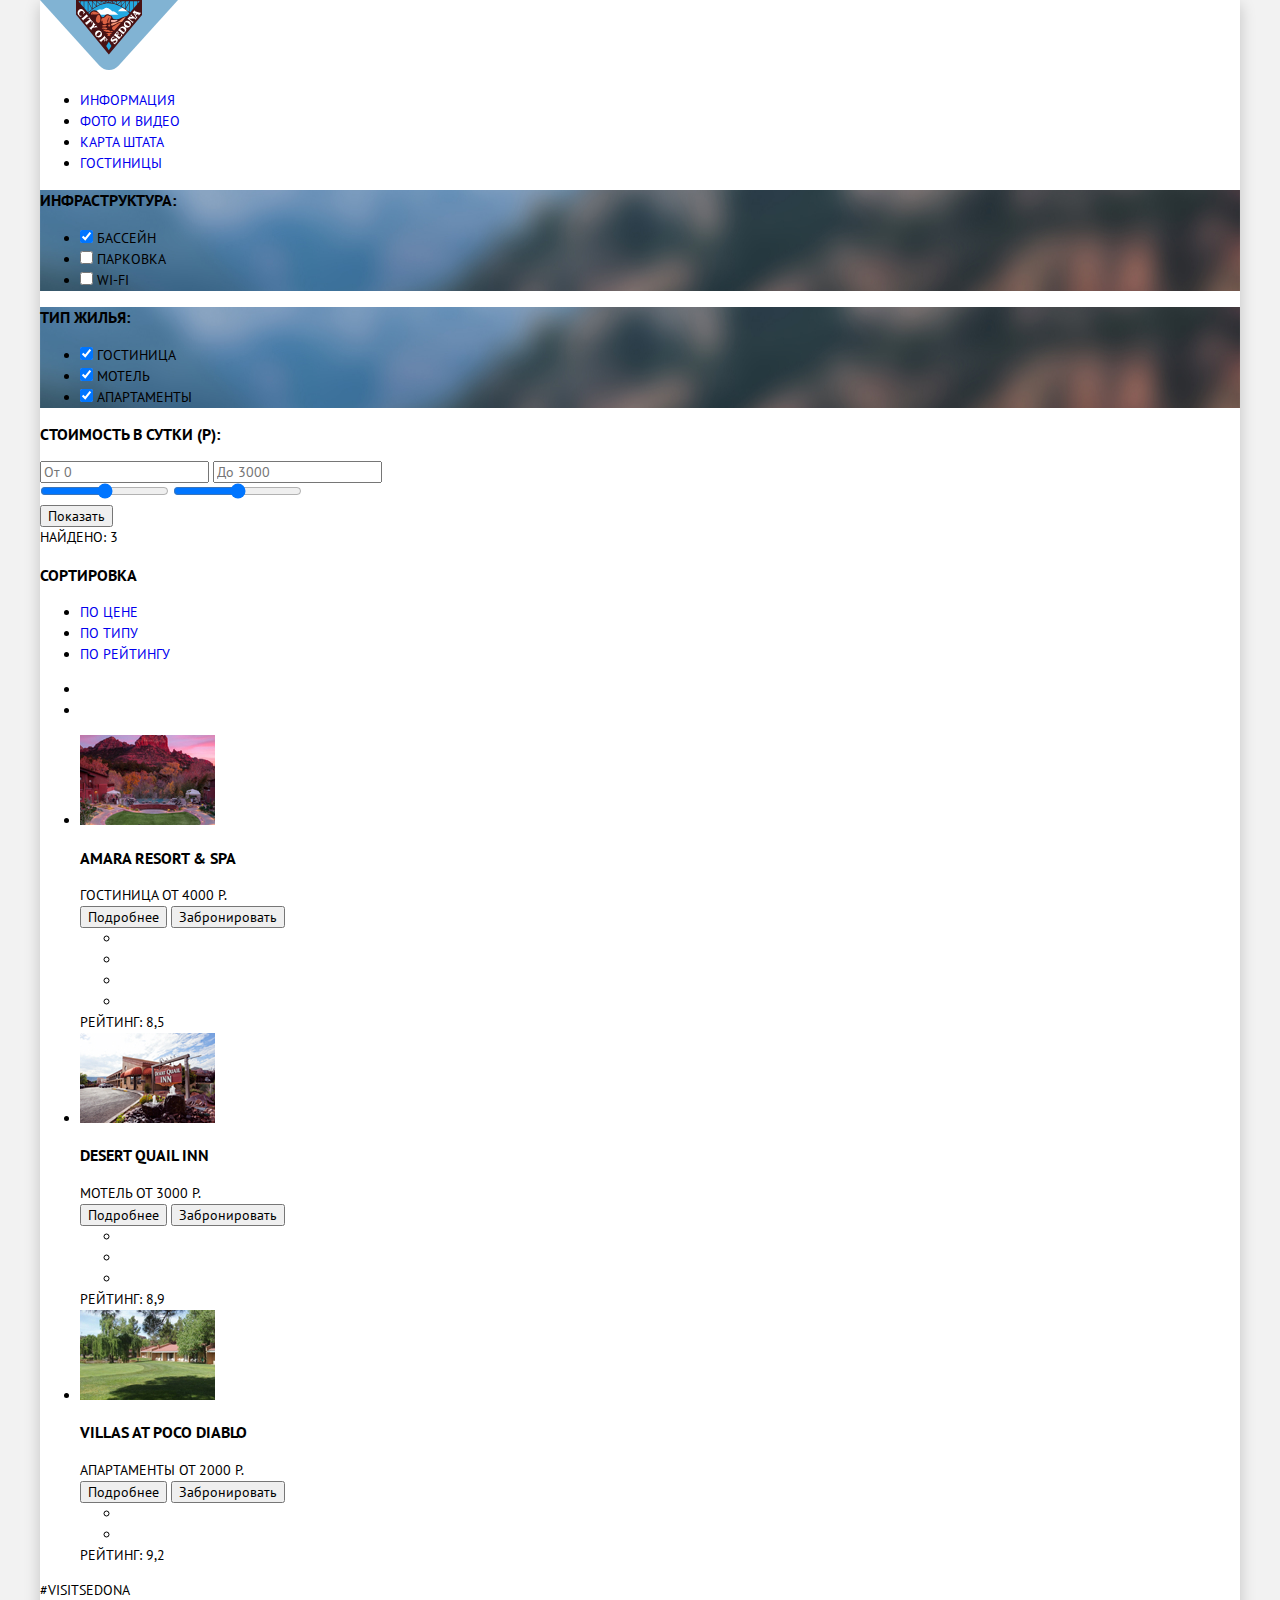
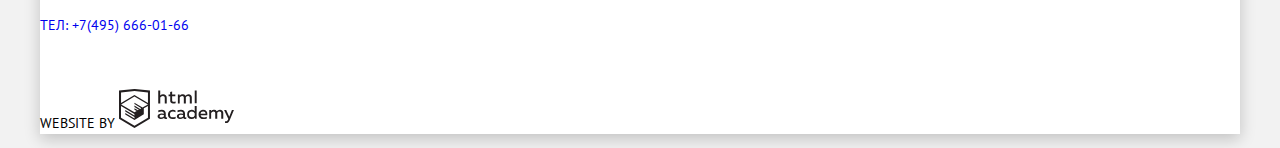
<file: inner.html>
<!DOCTYPE html>
<html lang="ru">

<head>
  <meta charset="utf-8">
  <title>HTML Academy: Седона</title>
  <link href="https://fonts.googleapis.com/css2?family=PT+Sans:wght@400;700&display=swap" rel="stylesheet">
  <link rel="stylesheet" href="normalize.css">
  <link rel="stylesheet" href="style.css">
</head>

<body>


  <div class="container">
    <header class="page-header">
      <a class="main-header-logo" href="index.html" aria-label="Переход на главную страницу">
        <img src="img/logo-sedona.svg" width="138" height="70" alt="Логотип «Седона»">
      </a>
      <nav class="main-nav">
        <ul class="site-nav">
          <li><a href="blank.html">Информация</a></li>
          <li><a href="blank.html">фото и видео</a></li>
          <li><a href="blank.html">Карта штата</a></li>
          <li><a href="inner.html">Гостиницы</a></li>
        </ul>
      </nav>
    </header>

    <main>
      <h1 class="visually-hidden"> Выбор отелей </h1>

      <section class="search-filter">
        <h2 class="visually-hidden">Фильтр товаров</h2>
        <form class="search-filter_form" action="https://echo.htmlacademy.ru" method="get">
          <div class="filter">
            <h3 class="filter__title">Инфраструктура:</h3>
            <ul class="filter__list">
              <li class="filter__list--link">
                <input class="filter__list--input" type="checkbox" name="pool" value="pool" id="filter-pool" checked>
                <label class="filter__list--text" for="filter-pool">Бассейн</label>
              </li>
              <li class="filter__list--link">
                <input class="filter__list--input" type="checkbox" name="parking" value="parking" id="filter-parking">
                <label class="filter__list--text" for="filter-parking">Парковка</label>
              </li>
              <li class="filter__list--link">
                <input class="filter__list--input" type="checkbox" name="wifi" value="wifi" id="filter-wifi">
                <label class="filter__tist--text" for="filter-wifi">wi-fi</label>
              </li>
            </ul>
          </div>

          <div class="filter">
            <h3 class="filter__title">Тип жилья:</h3>
            <ul class="filter__list">
              <li class="filter__list--link">
                <input class="filter__list--input" type="checkbox" name="hotel" value="hotel" id="filter-hotel" checked>
                <label class="filter__list--text" for="filter-hotel">Гостиница</label>
              </li>
              <li>
                <input class="filter__list--input" type="checkbox" name="motel" value="motel" id="filter-motel" checked>
                <label class="filter__tist--text" for="filter-motel">Мотель</label>
              </li>
              <li>
                <input class="filter__list--input" type="checkbox" name="apartaments" value="apartaments" id="filter-apartaments" checked>
                <label class="filter__list--text" file:///home/andrew/github/1487281-sedona-28/inner.htmlfor="filter-apartaments">Апартаменты</label>
              </li>
            </ul>
          </div>

          <div class="filter__price">
            <h3 class="filter__title">Стоимость в сутки (Р):</h3>
            <div class="filter__price--item">
              <label>
                <span class="visually-hidden">Цена от</span>
                <input class="filter__list--text" type="text" name="cost from" placeholder="От 0">
              </label>

              <label class="filter__list--text">
                <span class="visually-hidden">Цена до</span>
                <input class="filter__list--text" type="text" name="cost up" placeholder="До 3000">
              </label>
              <div class="filter__price--range">
                <input type="range" min="0" max="3000" step="1">
                <input type="range" min="0" max="3000" step="1">
              </div>
            </div>
            <button class="filter__buttom" type="submit">Показать</button>
          </div>
        </form>
      </section>

      <section class="sorting">

        <h2 class="visually-hidden">Список отелей</h2>

        <div class="sorting-wrapper">
          <span class="sorting-result">Найдено: 3</span>
          <h3 class="sorting-title">Сортировка</h3>

          <ul class="sorting-list">
            <li><a class="sorting-active" href="inner.html">По цене</a></li>
            <li><a class="sorting-disabled" href="inner.html">По типу</a></li>
            <li><a class="sorting-disabled" href="inner.html">По рейтингу</a></li>
          </ul>

          <ul class="sorting-list-up-down">
            <li><a class="ascending" href="inner.html"></a></li>
            <li><a class="descending" href="inner.html"></a></li>
          </ul>
        </div>

        <ul class="items">
          <li>
            <img src="img/item-amara.jpg" width="135" height="90" alt="Amara Resort &amp; SPA">
            <div class="item-info">
              <div class="item-title">
                <h3>Amara Resort &amp; SPA</h3>
                <div class="item-text">
                  <span>Гостиница</span>
                  <span>от 4000 р.</span>
                </div>
              </div>
              <div>
                <button class="button-more" type="button">Подробнее</button>
                <button class="button-book" type="button">Забронировать</button>
              </div>
            </div>
            <div class="rating-block">
              <ul class="star-rating">
                <li class="star"></li>
                <li class="star"></li>
                <li class="star"></li>
                <li class="star"></li>
              </ul>
              <span class="rating">Рейтинг: 8,5</span>
            </div>
          </li>

          <li class="item-desert">
            <img src="img/item-desert.jpg" width="135" height="90" alt="Desert Quail Inn">
            <div class="item-info">
              <div class="item-title">
                <h3>Desert Quail Inn</h3>
                <div class="item-text">
                  <span>Мотель</span>
                  <span>от 3000 р.</span>
                </div>
              </div>
              <div class="item-button">
                <button class="button-more" type="button">Подробнее</button>
                <button class="button-book" type="button">Забронировать</button>
              </div>
            </div>
            <div class="rating-block">
              <ul class="star-rating">
                <li class="star"></li>
                <li class="star"></li>
                <li class="star"></li>
              </ul>
              <span class="rating">Рейтинг: 8,9</span>
            </div>
          </li>

          <li>
            <img src="img/item-villas.jpg" width="135" height="90" alt="Villas at poco diablo">
            <div class="item-info">
              <div class="item-title">
                <h3>Villas at poco diablo</h3>
                <div class="item-text">
                  <span>Апартаменты</span>
                  <span>от 2000 р.</span>
                </div>
              </div>
              <div class="item-button">
                <button class="button-more" type="button">Подробнее</button>
                <button class="button-book" type="button">Забронировать</button>
              </div>
            </div>
            <div class="rating-block">
              <ul class="star-rating">
                <li class="star"></li>
                <li class="star"></li>
              </ul>
              <span class="rating">Рейтинг: 9,2</span>
            </div>
          </li>
        </ul>
      </section>

    </main>

    <footer class="footer-social">

      <div class="social-number">
        <p>#VISITSEDONA</p>
        <a href="tel:+74956660166" aria-label="Телефон компании">ТЕЛ: +7(495) 666-01-66</a>
      </div>

      <ul class="social">
        <li>
          <a class="social-link" href="blank.html" aria-label="Мы в Твиттере!">
            <img src="img/link-twitter.svg" width="17" height="17" alt="twitter">
          </a>
        </li>

        <li>
          <a class="social-link" href="blank.html" aria-label="Мы в Фейсбук!">
            <img src="img/link-fb.svg" width="12" height="22" alt="fb-icon">
          </a>
        </li>

        <li>
          <a class="social-link" href="blank.html" aria-label="Мы в Ютуб!">
            <img src="img/link-youtube.svg" width="20" height="16" alt="youtube">
          </a>
        </li>
      </ul>

      <p class="footer-copyright">
        Website by
        <a href="https://htmlacademy.ru" aria-label="Переход на сайт компании HTML Academy"><img src="img/logo-htmlacademy.svg" width="115" height="41" alt="Logo HTML Academy"></a>
      </p>
    </footer>
  </div>



</body>

</html>
</file>
<file: style.css>
/* Variables */
:root {
  --basic-black: #000000;
  --basic-special-black: rgba(0, 0, 0, 0.3);
  --basic-extra-dark-gray: #666666;/* рейтинг */
  --basic-dark-gray: #333333;/* text */
  --basic-gray-line: #e5e5e5;/* линия в каталоге */
  --basic-gray: #eeeeee;/* фон */
  --basic-light-gray: #cacaca;/* Кнопка по возрастанию и убыванию */
  --basic-extra-light-gray: #f2f2f2;
  --basic-special-gray: #BDBBBC;/* Лого в футере*/
  --basic-disabled-gray: #6a6a6a;/* disabled в каталоге*/
  --basic-brown: #766357;/* Покой */
  --basic-dark-brown: #604e43;/* Наведение */
  --basic-extra-brown: #503E33;/* Нажатие */
  --basic-blue: #81b3d2;/* Покой, фон */
  --basic-dark-blue: #669ec0;/* Наведение */
  --basic-extra-blue: #5496BD;/* Нажатие */
  --basic-white: #ffffff;
  --basic-special-white: rgba(255, 255, 255, 0.9);
  --basic-special-btn-white: rgba(255, 255, 255, 0.3);
  --basic-special: #888888;/*  Разве этот цвет у background? <<<<<<<<<<<<<<<<<<<<<<<<<<<< */
}


/*       Global       */
*,
*:before,
*:after {
  box-sizing: border-box;
}

html {
  box-sizing: border-box;
}

body {
  min-width: 1220px;
  margin: 0;
  padding: 0;

  font-family: "PT Sans", Arial, sans-serif;
  font-size: 14px;
  line-height: 21px;
  font-weight: 400;

  color: var(--basic-black);
  text-transform: uppercase;
  background-color: var(--basic-extra-light-gray);
}

a {
  text-decoration: none;
}

img {
  max-width: 100%;
  height: auto;
}

.visually-hidden {
  position: absolute;
  clip: rect(0 0 0 0);
  width: 1px;
  height: 1px;
  margin: -1px;
}
.search-form__visible {
  display: block;
  animation: form_animation 1s;
}

.search-form__invisible {
  display: none;
}

.search-form__error {
  animation: shake 0.5s;
}

@keyframes form_animation {
  0% {
      opacity: 0;
  }
  100% {
      opacity: 1;
  }
}

@keyframes shake {
  0%,
  100% {
      transform: translateX(0);
  }
  10%,
  30%,
  50%,
  70%,
  90% {
      transform: translateX(-10px);
  }
  20%,
  40%,
  60%,
  80% {
      transform: translateX(10px);
  }
}


/*       Main navigation       */
/*       Main navigation       */
/*       Main navigation       */
/*       Main navigation       */
/*       Main navigation       */
/*       Main navigation       */





.container {
  position: relative;
  width: 100%;
  max-width: 1200px;
  margin: 0 auto;

  background-color: var(--basic-white);
  box-shadow: 0px 5px 15px rgba(0, 1, 1, 0.2);
}

.header {
  position: relative;
  min-height: 56px;
}

.header__logo {
  position: absolute;
  top: 0;
  left: 50%;
  transform: translateX(-50%);
  z-index: 1;
}

.header-intro {
  position: relative;
  display: flex;
  justify-content: center;
  padding-top: 77px;
  padding-bottom: 80px;
  background-image: url("img/background-photo.jpg");
  background-color: var(--basic-gray);
  background-position: center;
  background-size: cover;
  background-repeat: no-repeat;
}

.header-intro::before {
  content: "";
  position: absolute;
  bottom: -1px;
  left: 0;
  width: 100%;
  height: 57px;
  background-image: url("img/intro-mask.svg");
  background-position: center;
  background-size: cover;
  background-repeat: no-repeat;
}

.header__nav {
  background-color: transparent;
}

.nav__list {
  display: flex;
  flex-wrap: wrap;
  width: 100%;
  margin: 0;
  padding: 17px 0px 15px 0px;
  list-style: none;
  color: var(--basic-black);
  font-weight: 700;
}
.nav__item {
  width: 25%;
}
.nav__item:nth-child(1) {
  padding-left: 73px;
  text-align: left;
}
.nav__item:nth-child(2) {
  text-align: left;
}

.nav__item:nth-child(3) {
  text-align: right;
}

.nav__item:nth-child(4) {
  padding-right: 72px;
  text-align: right;
}

.nav__link {
  color: var(--basic-black);
}

.nav__link:hover,
.nav__link:focus {
  color: var(--basic-dark-blue);
}

.nav__link:active {
  color: var(--basic-black);
  opacity: .3;
  /* Изменить цвет*/
}

.nav__link--active {
  color: var(--basic-brown);
}





/*       advantages       */
/*       advantages       */
/*       advantages       */
/*       advantages       */
/*       advantages       */
/*       advantages       */


.advantage {
  margin-top: 42px;
}

.advantage__slogan {
  text-align: center;
  max-width: 470px;
  margin: 0 auto 43px auto;
  padding: 0;

  font-weight: 700;
  font-size: 21px;
  line-height: 26px;
}

.advantage__desc {
  width: 900px;
  padding: 0;
  text-align: center;
  margin: 16.5px auto 52px auto;
  line-height: 26px;
  
}

.advantage-header {
  color: var(--basic-white);
  text-align: center;
  display: flex;
  background-color: var(--basic-blue);
}

.advantage-header__box {
  width: 400px;
  padding: 47px 51px 51px 47px;
}

.advantage-header__title {
  margin: 0 auto;
  padding: 0;
  width: 200px;
  font-weight: 700;
  font-size: 21px;
}

.advantage-header__number {
  display: flex;
  justify-content: center;
  margin: 26px auto 0 auto;
  padding: 0;
 
}

.advantage-header__text {
  margin: 0;
  margin-top: 24px;
  width: 310px;

}

.advantage-header__image {
  object-fit: cover;
}

.advantage__list {
  list-style: none;
  display: flex;
  margin: 0;
  padding: 0;
  width: 100%;
  min-height: 330px;
}





.advantage__list--gray {
  background-color: var(--basic-gray);
  min-height: 256px;
}

.advantage__item {
  position: relative;
  width: 33.333%;
  text-align: center;
  padding: 140px 55px 30px 55px;
}
.advantage__title {
  display: block;
  text-align: center;
  font-size: 21px;
  font-weight: 700;
  margin: 0;
  margin: 0px auto 26px auto;
  max-width: 140px;
}
.advantage__title--main {
  margin-top: 19px;
}

.advantage__number {
  margin: 0;
}

.advantage__text {
  margin: 0;
  padding: 0;
  margin-top: 23px;
}

.advantage__item--list-gray {
  padding: 47px 60px 30px 60px;
}

.advantage__item::before {
  content: "";
  position: absolute;
  top: 60px;
  left: 50%;
  transform: translateX(-50%);
  background-repeat: no-repeat;
}

.advantage__item--house::before {
  width: 75px;
  height: 72px;
  background-image: url("img/icon-house.svg");

}

.advantage__item--box::before {
  width: 64px;
  height: 77px;
  background-image: url("img/icon-box.svg");
}

.advantage__item--burger::before {
  width: 75px;
  height: 70px;
  background-image: url("img/icon-burger.svg");
}

.search {
  text-align: center;
  line-height: 24px;
}

.search__title {
  font-weight: 700;
  font-size: 30px;
  margin: 0;
  margin-top: 58px;
  margin-bottom: 31px;
}

.search__text {
  margin: 0;
}


.search__button {

  margin: 0;
  padding: 30px 139px;
  margin-top: 44px;
  text-align: center;
  text-transform: uppercase;
  font-size: 21px;
  font-weight: 700;
  line-height: 26px;

  border: none;
  color: var(--basic-white);
  background-color: var(--basic-brown);
  cursor: pointer;
}

.search__button:hover,
.search__button:focus {
  background-color: var(--basic-dark-brown);
}

.search__button:active {
  outline: none;
  background-color: var(--basic-extra-brown);
  color: var(--basic-special-btn-white);
}

.search-form {
  position: absolute;
  width: 568px;
  height: 395px;
  left: 316px;
  top: 2169px;
  padding: 55px;
  background: #FFFFFF;
  box-shadow: 0px 7px 15px rgba(0, 1, 1, 0.15);
}

.search-form__box {
  display: flex;
  padding: 10px 55 0px 0px;
  margin-bottom: 30px;
  align-items: center;
  font-weight: 700;
}

.search-form__container {
  display: flex;
}
.search-form__adult {
  display: flex;
}

.search-form__children {
  display: flex;
}

.search-form__date {
  display: inline-block;
  width: 112px;
  font-size: 14px;
  vertical-align: middle;
  line-height: 21px;
  margin-right: 1px;
}

.search-form input:hover {
  background-color: #ebebeb;
}

.search-form input:focus {
  background-color: #ffffff;
  outline: 2px solid #ebebeb;
}


.search-form__box button {
  position: absolute;
  padding: 0;
  border: none;   
  background-image: url("img/calendar.svg");
  background-repeat: no-repeat;
  width: 21px;
  height: 23px;
  left: 480px;
  opacity: 0.3;
  border: none; 
  outline: none;
  cursor: pointer;
}


.search-form__box button:hover,
.search-form__box button:focus {
  opacity: 1;
}
.search-form__box button:active {
 background-image: url(img/calendar-blue.svg);
}
.search-form__box input[type="text"],
.search-form__box input[type="number"] {
  width: 346px;
  height: 38px;
  background-color: #f2f2f2;
  border: none;
  color: #000000;
  text-transform: uppercase;
  padding: 0 40px 0 14px;
  box-sizing: border-box;
  font-family: "PT Sans", sans-serif;
  font-weight: 700;
  font-size: 14px;
}

.search-form__adult,
.search-form__children {
  display: flex;
  margin: 0;
  box-sizing: border-box;
  width: 50%;
  justify-content: space-between;
  align-items: center;
  font-weight: 700;
}



.search-form__box input::placeholder,
.search-form__children-box input::placeholder,
.search-form__adult-box input::placeholder {
  color: var(--basic-black);
}

.search-form__adult-box button {
  border: none;
  outline: none;
  padding: 0;
  width: 38px;
  height: 38px;
  margin: 0;
  background-color: var(--basic-extra-light-gray) ;

}

.search-form__adult-box input {
  margin: 0;
  width: 38px;
  height: 38px;
  border: 0;
  padding: 0;
  text-align: center;
  text-transform: uppercase;
  font-weight: 700;
  background-color: var(--basic-extra-light-gray) ;
  margin-left: -4px;
  margin-right: -4px;
}

.search-form__adult-box button::before{
  content: "";
  position: absolute;
  width: 13px;
  height: 3px;
  border: 2px solid #A9A9A9;;
  border-radius: 4px;
  cursor: pointer;
  text-align: center;
}

.search-form__children-box {
  display: flex;
}
.search-form__children-box button {
  border: none;
  outline: none;
  padding: 0;
  width: 38px;
  height: 38px;
  margin: 0;
  background-color: var(--basic-extra-light-gray) ;

}

.search-form__children-box input {
  margin: 0;
  width: 38px;
  height: 38px;
  border: 0;
  padding: 0;
  text-align: center;
  text-transform: uppercase;
  font-weight: 700;
  background-color: var(--basic-extra-light-gray) ;
  margin-left: -4px;
  margin-right: -4px;
}

.search-form__children-box button::before{
  content: "";
  position: absolute;
  width: 13px;
  height: 3px;
  border: 2px solid #A9A9A9;;
  border-radius: 4px;
  cursor: pointer;
  text-align: center;
}

.search-form__btn {
  cursor: pointer;
  border: none;
  outline: none;
  width: 100%;
  padding: 0;
  padding-top: 16px;
  padding-bottom: 16px;
  margin: 0;
  margin-top: 30px;

  text-transform: uppercase;
  font-weight: 700;
  font-size: 21px;
  line-height: 26px;
  color: var(--basic-white);
  background-color: var(--basic-blue);
}

.search-form__btn:hover,
.search-form__btn:focus {
  outline: none;
  background-color: var(--basic-dark-blue);
}

.search-form__btn:active {
  outline: none;
  color: var(--basic-special-btn-white);
  background-color: var(--basic-extra-blue);
}




/*       CATALOG       */
/*       CATALOG       */
/*       CATALOG       */
/*       CATALOG       */
/*       CATALOG       */
/*       CATALOG       */
/*       CATALOG       */




.filter {
  width: 100%;
  background-image: url("img/background.jpg");
  background-color: var(--basic-gray);
  background-position: center;
  background-size: cover;
  background-repeat: no-repeat;
}

.filter-form-method {
  display: grid;
  grid-template-columns: 73px 127px 200px 200px 200px 200px 127px 73px;
  grid-template-rows: auto;
}
.filter__form {
  color: var(--basic-white);
}
.form--infrastructure {
  grid-column: 2 / 3;
  
}

.form--housing {
  grid-column: 3/5;
  justify-self: center;
  margin-right: 11px;
  
}

.form__title {
  margin: 0;
  margin-bottom: 26px;
  margin-top: 25px;
  font-size: 16px;
  color: var(--basic-white);
  
}

.form__list {
  list-style: none;
  margin: 0;
  padding: 0;
  margin-left: 35px;
}

.form__list-item {
  position: relative;
  margin-bottom: 25px;
}

.form__list-item-text {
  margin: 0;
  margin-left: 5px;
  cursor: pointer;
}
.form__list-item-text:hover,
.form__list-item-text:focus {
  outline: auto;
}

.form__list-item-input + label::before {
  content: "";
  position: absolute;
  left: -35px;
  top: 0;
  width: 23px;
  height: 23px;
  border: 2px solid var(--basic-white);
  border-radius: 4px;
}

.form__list-item-input:checked + label::after {
  content: "";
  position: absolute;
  top: 0px;
  left: -30px;
  width: 23px;
  height: 23px;
  background-image: url("img/checkbox-on.svg");
  background-repeat: no-repeat;
  background-position: 0 0;
}

.form__list-item-input:disabled + label::before,
.form__list-item-input:disabled + label::after {
  opacity: 0.1;
}





.form__list-text {
  text-transform: uppercase;
  color: var(--basic-white);
}

.price__title {
  margin: 0;
  color: var(--basic-white);
  font-size: 16px;
  margin-top: 17px;
}
.price {
grid-column: 6 / 8;
margin-top: 9px;
margin-left: 10px;
}

.price__box {
  display: flex;
  position: relative;
  width: 317px;
  height: 36px;
  border: 2px solid var(--basic-white);
  border-radius: 2px;
  margin-top: 11px;
}

.price__box::before {
  content: "";
  position: absolute;
  background-color: white;
  width: 2px;
  height: 22px;
  background-position: center;
  left: 50%;
  top: 5px;
}


.price__text {
  font-size: 14px;
  line-height: 21px;
  margin: 0px;
  margin-left: 3px;
  background: none;
  border: none;
  text-transform: uppercase;
  width: 100%;
  height: 100%;
  text-align: center;
}

.price__text::placeholder {
  color:var(--basic-white);
}

.price__button {
  color: var(--basic-white);
  text-transform: uppercase;
  width: 137px;
  height: 36px;
  border: 2px solid var(--basic-white);
  border-radius: 2px;
  background-color: transparent;
  padding: 5px 35px 7px 34px;
  margin-top: 33px;
  margin-left: 85px;
  margin-bottom: 32px;
}

.price__button:hover {
  background-color: var(--basic-white);
  color: var(--basic-black);
}
.price__range {
  grid-column: 6 / 8;
  position: relative;
  margin-top: 20px;
}
.price__range-scale {
  height: 2px;
  background-color: var(--basic-special-btn-white);
}

.price__range-scale-bar {
  width: 80%;
  height: 2px;
  background-color: var(--basic-white);
}

.price__range-toggle {
  position: absolute;
  top: -9px;
  width: 4px;
  height: 4px;
  padding: 2px;
  background-color: #ababab;
  border: 7px solid #ffffff;
  border-radius: 50%;
  box-shadow: 0 2px 1px 0 #ababab;
  cursor: pointer;
}
.price__range-toggle:hover {
  border: 8px solid #ffffff;
  padding: 2px;
  border-radius: 50%;
  box-shadow: 0 2px 1px 0 #ababab;
  
}

.price__range-toggle--min{
  left: 0px;
}

.price__range-toggle--max {
  left: 254px;
}

.hotel__sort{
  margin: 0;
  padding: 0;
  display: flex;
  flex-wrap: wrap;
  align-items: center;
  padding-top: 31px;
  border-bottom: 0.1px solid var(--basic-light-gray);
  padding-left: 73px;
  padding-right: 73px;
  padding-bottom: 35px;
}

.hotel__sort-result {
  margin: 0;
  padding: 0;
  font-size: 21px;
  font-weight: 700;
  justify-content: space-between;

}

.hotel__sort-title {
  margin: 0;
  padding: 0;
  font-size: 12px;
  line-height: 18px;
  font-weight: 400;
  margin-left: 47px;
  margin-bottom: 1px;
}


.hotel__sort-list {
  list-style: none;
  outline: none;
  margin: 0;
  display: flex;
  flex-grow: 1;
}
.hotel__sort-list li:nth-child(2) {
  padding-left: 32px;
}

.hotel__sort-list li:nth-child(3) {
  padding-left: 33px;
}

.hotel__sort-list-link {
  display: flex;
  margin: 0;
  font-size: 12px;
  line-height: 18px;
  font-weight: 400;
  color: var(--basic-black);
  opacity: 0.3;
  /* Задать цвет */
  border-bottom: 1px dashed var(--basic-blue);
}


.hotel__sort-list-link:hover,
.hotel__sort-list-link:focus {
  border-bottom: 1px dashed;
  color: var(--basic-blue);
}

.hotel__sort-list-link:active {
  color: var(--basic-black);
  border-bottom: none;
}

.hotel__sort-list-link--active {
  border-bottom: none;
  color: var(--basic-blue);
  pointer-events: none;
}

.hotel__sort-pick {
  margin: 0;
  padding: 0;
  list-style: none;
  display: flex;
}

.hotel__sort-pick li{
  margin: 0;
  margin-top: 7px;
  margin-right: 12px;

}

.hotel__sort-pick li:last-child{
  margin-right: 0;
}

.hotel__sort-pick-link {
  display: flex;
}

.hotel__sort-pick-link--down {
  transform: rotate(-180deg);
}

.hotel__sort-pick-link svg {
  fill: var(--basic-light-gray);
}

.hotel__sort-pick-link:hover svg {
  fill:var(--basic-black);
}

.hotel__sort-pick-link:active svg {
  fill: var(--basic-blue);
}

.hotel__sort-pick-link--active {
  pointer-events: none;
}

.hotel__sort-pick-link--active svg {
  fill: var(--basic-blue);
}


.hotel__list {
  list-style: none;
  margin: 0;
  padding: 0;
}

.hotel__list-item {
  display: flex;
  margin: 0;
  border-bottom: 0.1px solid var(--basic-light-gray);
  padding: 28px 73px 30px 73px;
  justify-content: space-between;
}


.hotel__list-item-info {
  margin: 0;
  padding: 0;
  flex-grow: 1;
  margin-left: 29px;
}

.hotel__list-box {
  margin: 0;
  padding: 0;
  font-size: 21px;
  font-weight: 700;
  line-height: 26px;
  margin-top: -5px;



}

.hotel__list-title {
  color: var(--basic-black);
  font-size: 21px;
  font-weight: 700;
  line-height: 26px;
  margin: 0;
}

.hotel__list-text {
  color: var(--basic-dark-gray);
  font-weight: 400;
  font-size: 14px;
  line-height: 21px;
  padding-bottom: 17px;
  margin-top: 7px;
}

.hotel__list-text span {
  margin: 0; 
  padding: 0;
  display: inline-block;
  width: 112px;
}
.hotel__list-title:hover,
.hotel__list-title:focus {
  color: var(--basic-blue);
}

.hotel__list-title:active {
  outline: none;
  color: var(--basic-special-black);
}

.hotel__list-btn-blue {
  color: var(--basic-white);
  vertical-align: middle;
  text-transform: uppercase;
  font-weight: 700;
  padding: 6px 16px 5px 17px;
  background-color: var(--basic-blue);
  border: none;
  cursor: pointer;

}

.hotel__list-btn-blue:hover,
.hotel__list-btn-blue:focus {
  background-color: var(--basic-dark-blue);
}

.hotel__list-btn-blue:active {
  outline: none;
  color: var(--basic-special-btn-white);
  background-color: var(--basic-extra-blue);
}

.hotel__list-btn-brown {
  text-align: center;
  color: var(--basic-white);
  vertical-align: middle;
  text-transform: uppercase;
  font-weight: 700;
  padding: 6px 16px 5px 17px;
  margin-left: 3px;
  background-color: var(--basic-brown);
  border: none;
  cursor: pointer;
}

.hotel__list-btn-brown:hover,
.hotel__list-btn-brown:focus {
  outline: none;
  background-color: var(--basic-dark-brown);
}

.hotel__list-btn-brown:active {
  outline: none;
  color: var(--basic-special-btn-white);
  background-color: var(--basic-extra-brown);
}

.hotel-rating {
  margin: 0;
  padding: 0;
}
.hotel-rating__list {
  display: flex;
  list-style: none;
  margin: 0;
  padding: 0;
  margin-left: 2px;
  justify-content: flex-end;
}

.hotel-rating__list-item {

  background-image: url("img/star.svg");
  background-repeat: no-repeat;
  width: 18px;
  height: 17px;
  margin-left: 6px;
}

.hotel-rating__result {
  display: flex;
  justify-content: center;
  align-items: center;
  margin-top: 48px;
  padding: 3px 12px 3px 15px;
  color: var(--basic-extra-dark-gray);
  background-color: var(--basic-extra-light-gray);
}


/*           FOOTER:           ; */
/*           FOOTER:           ; */
/*           FOOTER:           ; */
/*           FOOTER:           ; */
/*           FOOTER:           ; */
/*           FOOTER:           ; */


.footer {
  display: flex;
  width: 100%;
  max-width: 1200px;
  margin: 0 auto;
  background-color: var(--basic-white);
  padding: 23px 125px 42px 125px;
  display: flex;
  justify-content: space-between;
  align-items: center;
}

.footer--main {
  position: absolute;
  bottom: 0;
  background-color: var(--basic-special-white);
}
.number {
  margin-left: 0px;
}
.number__text {
  font-weight: 700;
  font-size: 21px;
  margin: 0;
  margin-bottom: 14px;
  display: grid;
  text-align: center;
}

.number__link {
  margin: 0;
  padding: 0;
  font-weight: 700;
  font-size: 21px;
  text-transform: uppercase;
  color: var(--basic-blacl);
}

.social {
  flex-wrap: wrap;
  list-style: none;
  padding: 0;
  margin: 0;
  display: flex;
  text-align: center;
  list-style: none;
  margin: 11px 27px 0 20px;
}

.social__item {
  display: flex;
  margin-right: 6px;
}

.social__item-link {
  display: flex;
  align-items: center;
  justify-content: center;
  width: 46px;
  height: 48px;
}

.social__item-link {
  outline: none;
  background-color: var(--basic-blue);
  border: none;
}

.social__item-link:hover,
.social__item-link:focus {
  outline: none;
  background-color: var(--basic-dark-blue);
}

.social__item-link:active {
  outline: none;
  background-color: var(--basic-extra-blue);
}

.social__item-link:active img {
  outline: none;
  opacity: 0.3;
}

.copyright {
  margin: 0;
  padding: 0;
  display: flex;
  align-items: center;
  margin-right: 13px;
  margin-bottom: 2px;
  margin-top: 16px;
}

.copyright__link {
  margin: 0;
  padding: 0;
  margin-left: 8px;
  margin-bottom: 4px;
  width: 114px;
  height: 40px;
  fill: var(--basic-black);
}

.copyright__link svg {
  fill: var(--basic-black);
}

.copyright__link:hover svg {
  fill: var(--basic-blue);
}

.copyright__link:active svg {
  fill: var(--basic-special-gray);
}
</file>
<file: css/style.min.css>
:root{--basic-black:#000;--basic-special-black:rgba(0,0,0,.3);--basic-extra-dark-gray:#666;--basic-dark-gray:#333;--basic-gray-line:#e5e5e5;--basic-gray-btn:#a9a9a9;--basic-gray-toggle:#ababab;--basic-gray-modal-hover:#ebebeb;--basic-gray:#eee;--basic-light-gray:#cacaca;--basic-extra-light-gray:#f2f2f2;--basic-special-gray:#BDBBBC;--basic-disabled-gray:#6a6a6a;--basic-brown:#766357;--basic-dark-brown:#604e43;--basic-extra-brown:#503E33;--basic-blue:#81b3d2;--basic-dark-blue:#669ec0;--basic-extra-blue:#5496BD;--basic-white:#fff;--basic-special-white:rgba(255,255,255,.9);--basic-special-btn-white:rgba(255,255,255,.3);--basic-special:#888;--basic-background-box:rgba(0,1,1,.2);--basic-background-form:rgba(0,1,1,.15)}*,*:before,*:after{box-sizing:border-box}html{box-sizing:border-box}body{min-width:1220px;margin:0;padding:0;font-family:"PT Sans","Arial","sans-serif";font-size:14px;line-height:21px;font-weight:400;color:var(--basic-black);text-transform:uppercase;background-color:var(--basic-extra-light-gray)}a{text-decoration:none}img{max-width:100%;height:auto}.visually-hidden{position:absolute;clip:rect(0 0 0 0);width:1px;height:1px;margin:-1px}.search-form__error{-webkit-animation:shake 0.5s;animation:shake 0.5s}@-webkit-keyframes shake{0%,100%{transform:translateX(0)}10%,30%,50%,70%,90%{transform:translateX(-10px)}20%,40%,60%,80%{transform:translateX(10px)}}.container{position:relative;width:100%;max-width:1200px;margin:0 auto;background-color:var(--basic-white);box-shadow:0 5px 15px var(--basic-background-box)}.header{position:relative;min-height:56px}.header__logo{position:absolute;top:0;left:50%;transform:translateX(-50%);z-index:1}.header-intro{position:relative;display:flex;justify-content:center;padding-top:77px;padding-bottom:80px;background-image:url(../img/background-photo.jpg);background-color:var(--basic-gray);background-position:center;background-size:cover;background-repeat:no-repeat}.header-intro::before{content:"";position:absolute;bottom:-1px;left:0;width:100%;height:57px;background-image:url(../img/intro-mask.svg);background-position:center;background-size:cover;background-repeat:no-repeat}.header__nav{background-color:transparent}.nav__list{display:flex;flex-wrap:wrap;width:100%;margin:0;padding:17px 0 15px 0;list-style:none;color:var(--basic-black);font-weight:700}.nav__item{width:25%}.nav__item:nth-child(1){padding-left:73px;text-align:left}.nav__item:nth-child(2){text-align:left}.nav__item:nth-child(3){text-align:right}.nav__item:nth-child(4){padding-right:72px;text-align:right}.nav__link{color:var(--basic-black)}.nav__link:hover,.nav__link:focus{color:var(--basic-dark-blue)}.nav__link:active{color:var(--basic-black);opacity:.3}.nav__link--active{color:var(--basic-brown)}.advantage{margin-top:42px}.advantage__slogan{text-align:center;max-width:470px;margin:0 auto 43px auto;padding:0;font-weight:700;font-size:21px;line-height:26px}.advantage__desc{width:900px;padding:0;text-align:center;margin:16.5px auto 52px auto;line-height:26px}.advantage-header{color:var(--basic-white);text-align:center;display:flex;background-color:var(--basic-blue)}.advantage-header__box{width:400px;padding:47px 51px 51px 47px}.advantage-header__title{margin:0 auto;padding:0;width:200px;font-weight:700;font-size:21px}.advantage-header__number{display:flex;justify-content:center;margin:26px auto 0 auto;padding:0}.advantage-header__text{margin:0;margin-top:24px;width:310px}.advantage-header__image{-o-object-fit:cover;object-fit:cover}.advantage__list{list-style:none;display:flex;margin:0;padding:0;width:100%;min-height:330px}.advantage__list--gray{background-color:var(--basic-gray);min-height:256px}.advantage__item{position:relative;width:33.333%;text-align:center;padding:140px 55px 30px 55px}.advantage__title{display:block;text-align:center;font-size:21px;font-weight:700;margin:0;margin:0 auto 26px auto;max-width:140px}.advantage__title--main{margin-top:19px}.advantage__number{margin:0}.advantage__text{margin:0;padding:0;margin-top:23px}.advantage__item--list-gray{padding:47px 60px 30px 60px}.advantage__item::before{content:"";position:absolute;top:60px;left:50%;transform:translateX(-50%);background-repeat:no-repeat}.advantage__item--house::before{width:75px;height:72px;background-image:url(../img/icon-house.svg)}.advantage__item--box::before{width:64px;height:77px;background-image:url(../img/icon-box.svg)}.advantage__item--burger::before{width:75px;height:70px;background-image:url(../img/icon-burger.svg)}.search{text-align:center;line-height:24px;padding-top:58px}.search__map{background-image:url(../img/map.jpg);background-position:center;background-repeat:no-repeat;width:1200px;height:594px}.search__title{font-weight:700;font-size:30px;margin:0 auto 31px auto;max-width:470px;text-align:center}.search__text{margin:0 auto;text-align:center;max-width:900px}.search__button{position:relative;z-index:1;margin:0;padding:30px 139px;margin-top:44px;text-align:center;text-transform:uppercase;font-size:21px;font-weight:700;line-height:26px;border:none;color:var(--basic-white);background-color:var(--basic-brown);cursor:pointer}.search__button:hover,.search__button:focus{background-color:var(--basic-dark-brown)}.search__button:active{outline:none;background-color:var(--basic-extra-brown);color:var(--basic-special-btn-white)}.search__form-container{position:relative;width:568px;margin:0 auto}.search-form{position:absolute;width:568px;height:395px;overflow:hidden;pointer-events:none}.search-form--active{pointer-events:all}.search-form form{width:100%;height:100%;padding:55px;background:var(--basic-white);box-shadow:0 7px 15px var(--basic-background-form);transform:translateY(-100%);transition:transform 0.5s}.search-form--active form{transform:translateY(0)}.search-form__box{display:flex;position:relative;padding:10px 55 0 0;margin-bottom:30px;align-items:center;font-weight:700}.search-form__container{display:flex;justify-content:space-between}.search-form__adult{display:flex}.search-form__children{display:flex}.search-form__date{display:inline-block;vertical-align:middle;width:112px;font-size:14px;line-height:21px;text-align:left}.search-form input{cursor:pointer}.search-form input:hover{background-color:var(--basic-gray-modal-hover)}.search-form input:focus{background-color:var(--basic-white);outline:2px solid var(--basic-gray-line)}.search-form__box button{position:absolute;padding:0;border:none;background-image:url(../img/calendar-gray.svg);background-repeat:no-repeat;background-color:inherit;width:21px;height:23px;right:10px;border:none;outline:none;cursor:pointer}.search-form__box button:hover,.search-form__box button:focus{background-image:url(../img/calendar-black.svg)}.search-form__box button:active{background-image:url(../img/calendar-blue.svg)}.search-form__box input[type="text"],.search-form__box input[type="number"]{width:346px;height:37px;background-color:var(--basic-extra-light-gray);border:none;color:var(--basic-black);text-transform:uppercase;padding:0 40px 0 12px;box-sizing:border-box;font-family:"PT Sans",sans-serif;font-weight:700;font-size:14px;cursor:pointer}.search-form__box input[type="text"]:focus,.search-form__box input[type="number"]:focus{background-color:var(--basic-white)}.search-form__adult label{margin-right:40px}.search-form__children label{margin-right:27px}.search-form__adult,.search-form__children{display:flex;margin:0;box-sizing:border-box;align-items:center;font-weight:700}.search-form__children{margin-left:auto}.search-form__box input::-webkit-input-placeholder,.search-form__children-box input::-webkit-input-placeholder,.search-form__adult-box input::-webkit-input-placeholder{color:var(--basic-black)}.search-form__box input::-moz-placeholder,.search-form__children-box input::-moz-placeholder,.search-form__adult-box input::-moz-placeholder{color:var(--basic-black)}.search-form__box input::placeholder,.search-form__children-box input::placeholder,.search-form__adult-box input::placeholder{color:var(--basic-black)}.search-form__adult-box input{margin:0;width:38px;height:38px;border:0;padding:0;text-align:center;text-transform:uppercase;font-weight:700;background-color:var(--basic-extra-light-gray)}.search-form__children-box,.search-form__adult-box{display:flex;width:114px}.search-form__children-box-btn,.search-form__adult-box-btn{border:none;outline:none;display:flex;justify-content:center;align-items:center;padding:0;width:38px;height:38px;margin:0;background-color:var(--basic-extra-light-gray);cursor:pointer}.search-form__children-box-btn svg,.search-form__adult-box-btn svg,.search-form__children-box-btn svg,.search-form__adult-box-btn svg{fill:var(--basic-gray-btn)}.search-form__children-box-btn:focus svg,.search-form__adult-box-btn:focus svg,.search-form__children-box-btn:focus svg,.search-form__adult-box-btn:focus svg .search-form__children-box-btn:hover svg,.search-form__adult-box-btn:hover svg,.search-form__children-box-btn:hover svg,.search-form__adult-box-btn:hover svg{fill:var(--basic-black)}.search-form__children-box-btn:active svg,.search-form__adult-box-btn:active svg,.search-form__children-box-btn:active svg,.search-form__adult-box-btn:active svg{fill:var(--basic-blue)}.search-form__children-box input{margin:0;width:38px;height:38px;border:0;padding:0;text-align:center;text-transform:uppercase;font-weight:700;background-color:var(--basic-extra-light-gray)}.search-form__btn{cursor:pointer;border:none;outline:none;width:100%;padding:0;padding:16px;margin:0;margin-top:53px;text-transform:uppercase;font-weight:700;font-size:21px;line-height:26px;color:var(--basic-white);background-color:var(--basic-blue)}.search-form__btn:hover,.search-form__btn:focus{outline:none;background-color:var(--basic-dark-blue)}.search-form__btn:active{outline:none;color:var(--basic-special-btn-white);background-color:var(--basic-extra-blue)}.filter{width:100%;background-image:url(../img/background.jpg);background-color:var(--basic-gray);background-position:center;background-size:cover;background-repeat:no-repeat}.filter-form-method{display:grid;grid-template-columns:73px 254px 273px 200px 200px 127px 73px;grid-template-rows:auto}.filter__form{color:var(--basic-white)}.form--infrastructure{grid-column:2 / 3}.form--housing{grid-column:3/4}.form__title{margin:0;margin-bottom:26px;margin-top:25px;font-size:16px;color:var(--basic-white)}.form__list{list-style:none;margin:0;padding:0;margin-left:35px}.form__list-item{position:relative;margin-bottom:25px}.form__list-item-text{margin:0;margin-left:5px;cursor:pointer}.form__list-item-input:focus+label{outline:auto}.form__list-item-input+label::before{content:"";position:absolute;left:-35px;top:0;width:23px;height:23px;border:2px solid var(--basic-white);border-radius:4px}.form__list-item-input:checked+label::after{content:"";position:absolute;top:0;left:-30px;width:23px;height:23px;background-image:url(../img/checkbox-on.svg);background-repeat:no-repeat;background-position:0 0}.form__list-item-input:disabled+label::before,.form__list-item-input:disabled+label::after{opacity:.1}.form__list-text{text-transform:uppercase;color:var(--basic-white)}.price__title{margin:0;color:var(--basic-white);font-size:16px;margin-top:17px}.price{grid-column:5 / 7;margin-top:9px;margin-left:10px}.price__box{display:flex;position:relative;width:317px;height:36px;border:2px solid var(--basic-white);border-radius:2px;margin-top:11px}.price__box::before{content:"";position:absolute;background-color:#fff;width:2px;height:22px;background-position:center;left:50%;top:5px}.price__text{font-size:14px;line-height:21px;margin:0;margin-left:3px;background:none;border:none;text-transform:uppercase;width:100%;height:100%;text-align:center;cursor:pointer;color:var(--basic-white)}.price__text::-webkit-input-placeholder{color:var(--basic-white)}.price__text::-moz-placeholder{color:var(--basic-white)}.price__text::placeholder{color:var(--basic-white)}.price__button{color:var(--basic-white);text-transform:uppercase;width:137px;min-height:36px;border:2px solid var(--basic-white);border-radius:2px;background-color:transparent;padding:5px 35px 7px 34px;margin-top:33px;margin-left:85px;margin-bottom:32px;cursor:pointer}.price__button:hover,.price__button:focus{background-color:var(--basic-white);color:var(--basic-black)}.price__range{grid-column:6 / 8;position:relative;margin-top:20px}.price__range-scale{height:2px;background-color:var(--basic-special-btn-white)}.price__range-scale-bar{width:80%;height:2px;background-color:var(--basic-white)}.price__range-toggle{position:absolute;top:-9px;width:4px;height:4px;padding:2px;background-color:var(--basic-gray-toggle);border:7px solid var(--basic-white);border-radius:50%;box-shadow:0 2px 1px 0 var(--basic-gray-toggle);cursor:pointer}.price__range-toggle:hover{border:8px solid var(--basic-white);padding:2px;border-radius:50%;box-shadow:0 2px 1px 0 var(--basic-gray-toggle)}.price__range-toggle--min{left:0}.price__range-toggle--max{left:254px}.hotel__sort{margin:0;padding:0;display:flex;flex-wrap:wrap;align-items:center;padding-top:31px;border-bottom:.1px solid var(--basic-light-gray);padding-left:73px;padding-right:73px;padding-bottom:35px}.hotel__sort-result{margin:0;padding:0;font-size:21px;font-weight:700;justify-content:space-between}.hotel__sort-title{margin:0;padding:0;font-size:12px;line-height:18px;font-weight:400;margin-left:47px;margin-bottom:1px}.hotel__sort-list{list-style:none;outline:none;margin:0;display:flex;flex-grow:1}.hotel__sort-list li:nth-child(2){padding-left:32px}.hotel__sort-list li:nth-child(3){padding:0 33px}.hotel__sort-list-link{display:flex;margin:0;font-size:12px;line-height:18px;font-weight:400;color:var(--basic-black);opacity:.3;border-bottom:1px dashed var(--basic-blue)}.hotel__sort-list-link:hover,.hotel__sort-list-link:focus{border-bottom:1px dashed;color:var(--basic-blue)}.hotel__sort-list-link:active{color:var(--basic-black);border-bottom:none}.hotel__sort-list-link--active{border-bottom:none;color:var(--basic-blue);pointer-events:none}.hotel__sort-pick{margin:0;padding:0;list-style:none;display:flex}.hotel__sort-pick li{margin:0;margin-top:7px;margin-right:12px}.hotel__sort-pick li:last-child{margin-right:0}.hotel__sort-pick-link{display:flex}.hotel__sort-pick-link--down{transform:rotate(-180deg)}.hotel__sort-pick-link svg{fill:var(--basic-light-gray)}.hotel__sort-pick-link:hover svg{fill:var(--basic-black)}.hotel__sort-pick-link:active svg{fill:var(--basic-blue)}.hotel__sort-pick-link--active{pointer-events:none}.hotel__sort-pick-link--active svg{fill:var(--basic-blue)}.hotel__list{list-style:none;margin:0;padding:0}.hotel__list-item{display:flex;margin:0;border-bottom:.1px solid var(--basic-light-gray);padding:28px 73px 30px 73px;justify-content:space-between}.hotel__list-item-info{margin:0;padding:0;flex-grow:1;margin-left:29px}.hotel__list-box{margin:0;padding:0;font-size:21px;font-weight:700;line-height:26px;margin-top:-5px;max-width:400px}.hotel__list-title{color:var(--basic-black);font-size:21px;font-weight:700;line-height:26px;margin:0}.hotel__list-text{color:var(--basic-dark-gray);font-weight:400;font-size:14px;line-height:21px;padding-bottom:17px;margin-top:7px}.hotel__list-text span{margin:0;padding:0;display:inline-block;vertical-align:middle;width:112px}.hotel__list-title:hover,.hotel__list-title:focus{color:var(--basic-blue)}.hotel__list-title:active{outline:none;color:var(--basic-special-black)}.hotel__list-btn-blue{color:var(--basic-white);vertical-align:middle;text-transform:uppercase;font-weight:700;padding:6px 16px 5px 17px;background-color:var(--basic-blue);border:none;cursor:pointer;max-width:200px}.hotel__list-btn-blue:hover,.hotel__list-btn-blue:focus{background-color:var(--basic-dark-blue)}.hotel__list-btn-blue:active{outline:none;color:var(--basic-special-btn-white);background-color:var(--basic-extra-blue)}.hotel__list-btn-brown{text-align:center;color:var(--basic-white);vertical-align:middle;text-transform:uppercase;font-weight:700;padding:6px 16px 5px 17px;margin-left:3px;background-color:var(--basic-brown);border:none;cursor:pointer;max-width:200px}.hotel__list-btn-brown:hover,.hotel__list-btn-brown:focus{outline:none;background-color:var(--basic-dark-brown)}.hotel__list-btn-brown:active{outline:none;color:var(--basic-special-btn-white);background-color:var(--basic-extra-brown)}.hotel-rating{margin:0;padding:0}.hotel-rating__list{display:flex;flex-wrap:wrap;list-style:none;margin:0;padding:0;margin-left:2px;max-width:300px;justify-content:flex-end}.hotel-rating__list-item{background-image:url(../img/star.svg);background-repeat:no-repeat;width:18px;height:17px;margin-left:6px;margin-bottom:5px}.hotel-rating__result{display:flex;justify-content:center;align-items:center;max-width:200px;margin-top:48px;padding:3px 12px 3px 15px;color:var(--basic-extra-dark-gray);background-color:var(--basic-extra-light-gray)}.footer{display:flex;width:100%;max-width:1200px;margin:0 auto;background-color:var(--basic-white);padding:23px 125px 42px 125px;display:flex;justify-content:space-between;align-items:center}.footer--main{position:absolute;bottom:0;background-color:var(--basic-special-white)}.number{max-width:240px;margin-left:0}.number__text{font-weight:700;font-size:21px;margin:0;margin-bottom:14px;display:grid;text-align:center}.number__link{margin:0;padding:0;font-weight:700;font-size:21px;text-transform:uppercase;color:var(--basic-blacl)}.social{flex-wrap:wrap;list-style:none;padding:0;margin:0;display:flex;text-align:center;list-style:none;margin:11px 27px 0 20px}.social__item{display:flex;margin-right:6px}.social__item-link{display:flex;align-items:center;justify-content:center;width:46px;height:48px}.social__item-link{outline:none;background-color:var(--basic-blue);border:none}.social__item-link:hover,.social__item-link:focus{outline:none;background-color:var(--basic-dark-blue)}.social__item-link:active{outline:none;background-color:var(--basic-extra-blue)}.social__item-link:active img{outline:none;opacity:.3}.copyright{margin:0;padding:0;display:flex;align-items:center;margin-right:13px;margin-bottom:2px;margin-top:16px}.copyright__link{margin:0;padding:0;margin-left:8px;margin-bottom:4px;width:114px;height:40px;fill:var(--basic-black)}.copyright__link svg{fill:var(--basic-black)}.copyright__link:hover svg{fill:var(--basic-blue)}.copyright__link:active svg{fill:var(--basic-special-gray)}
</file>
